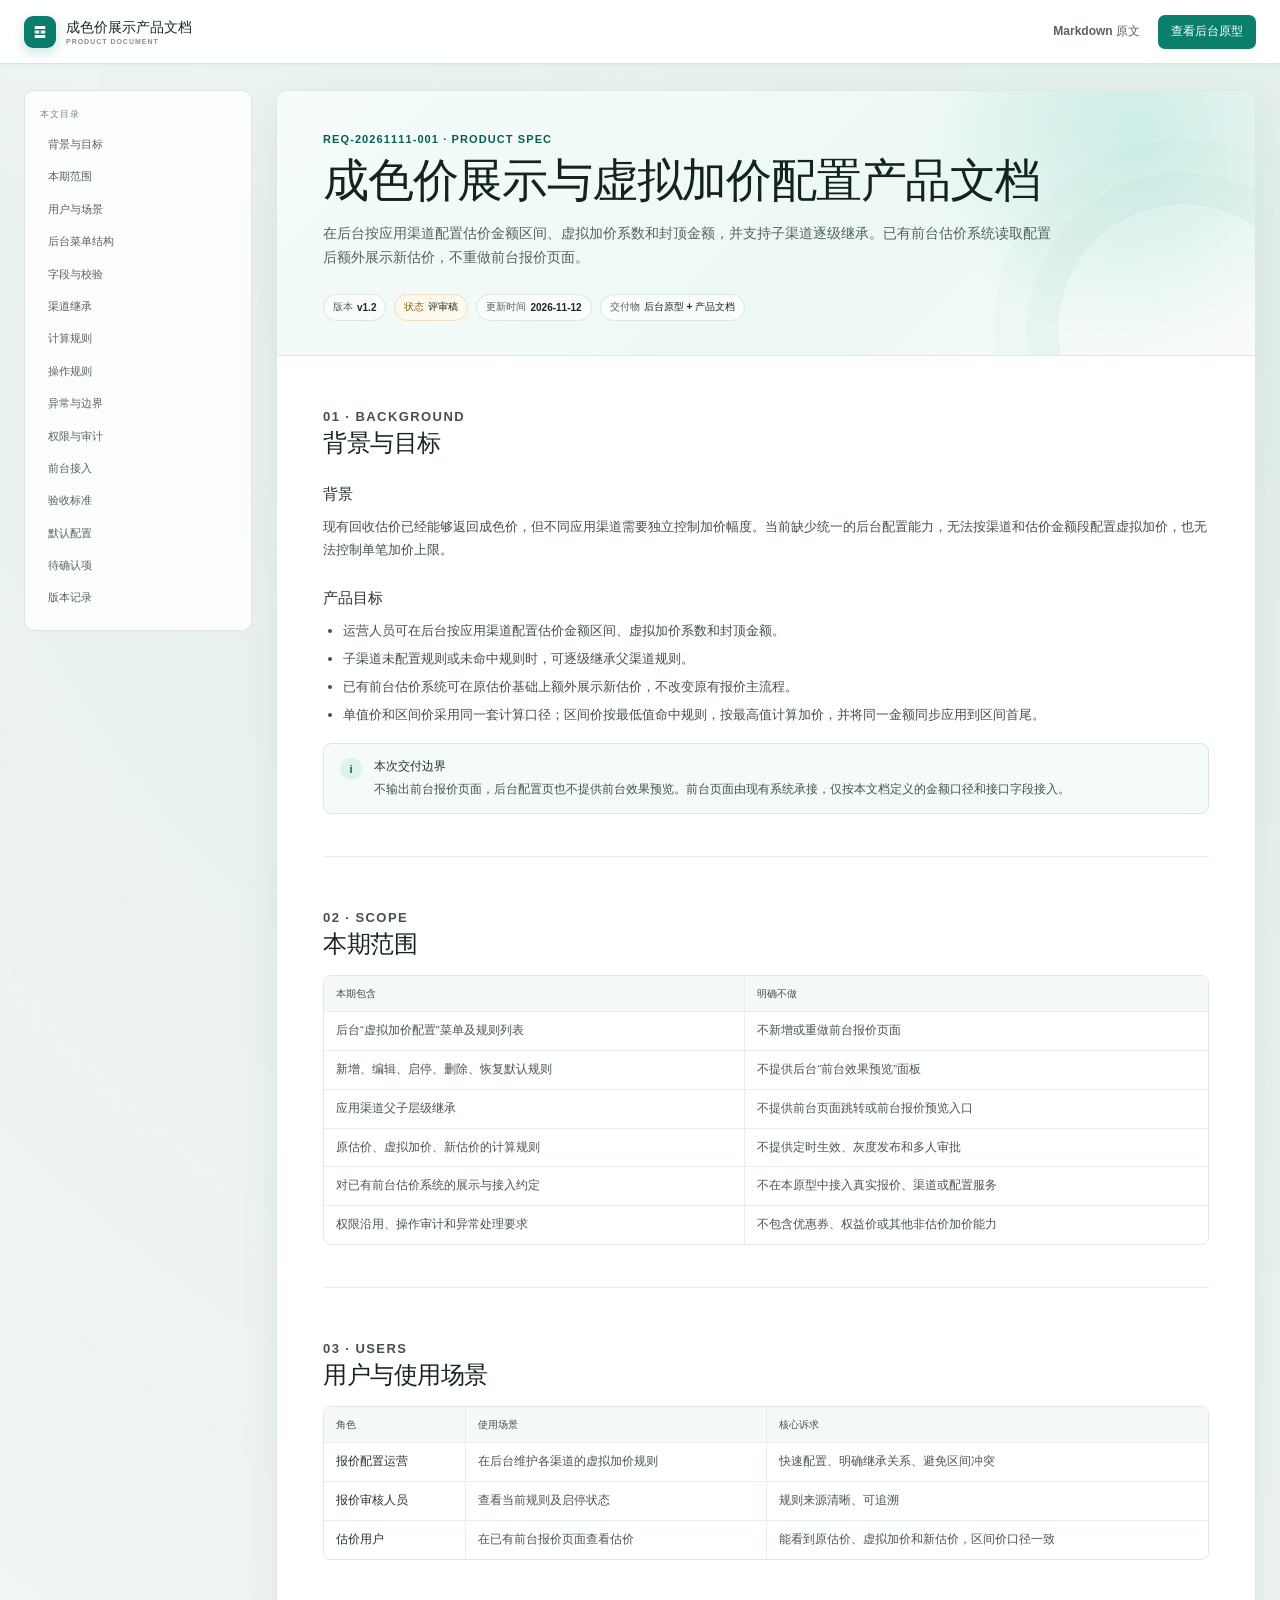
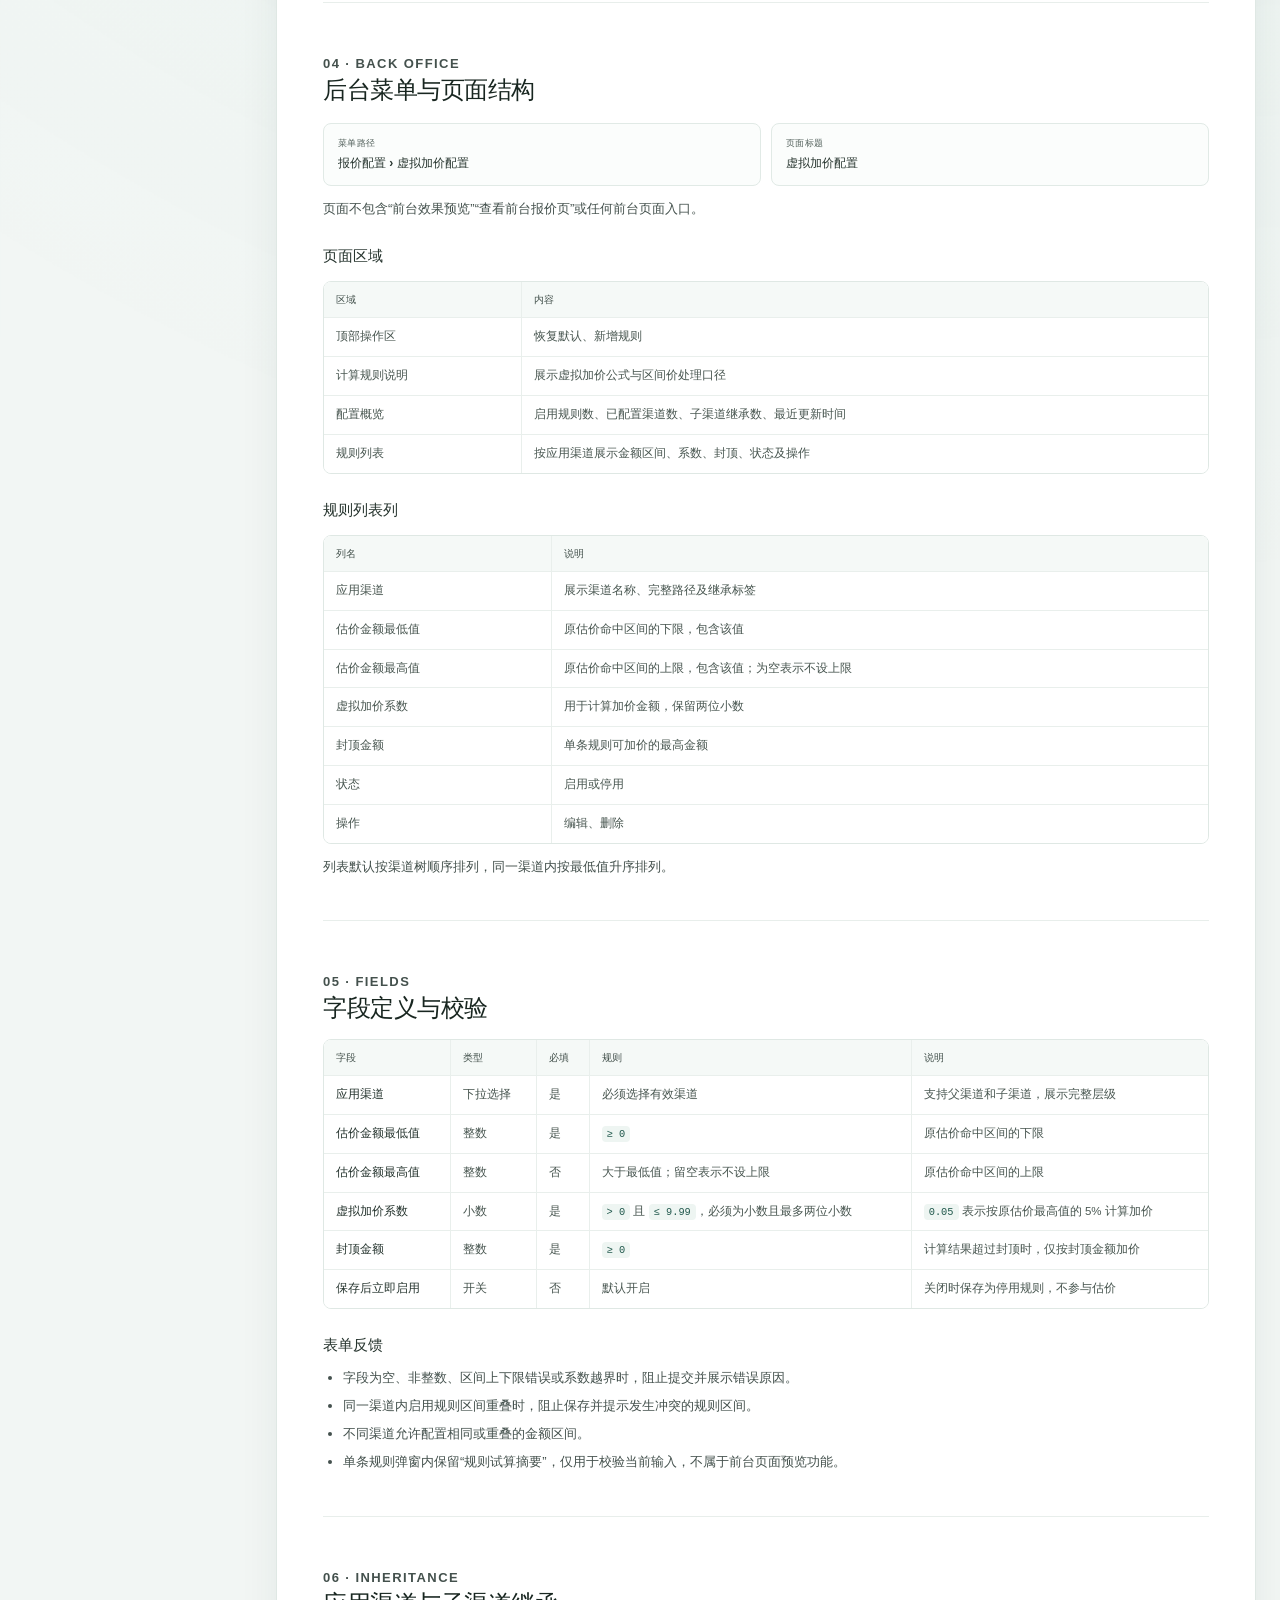
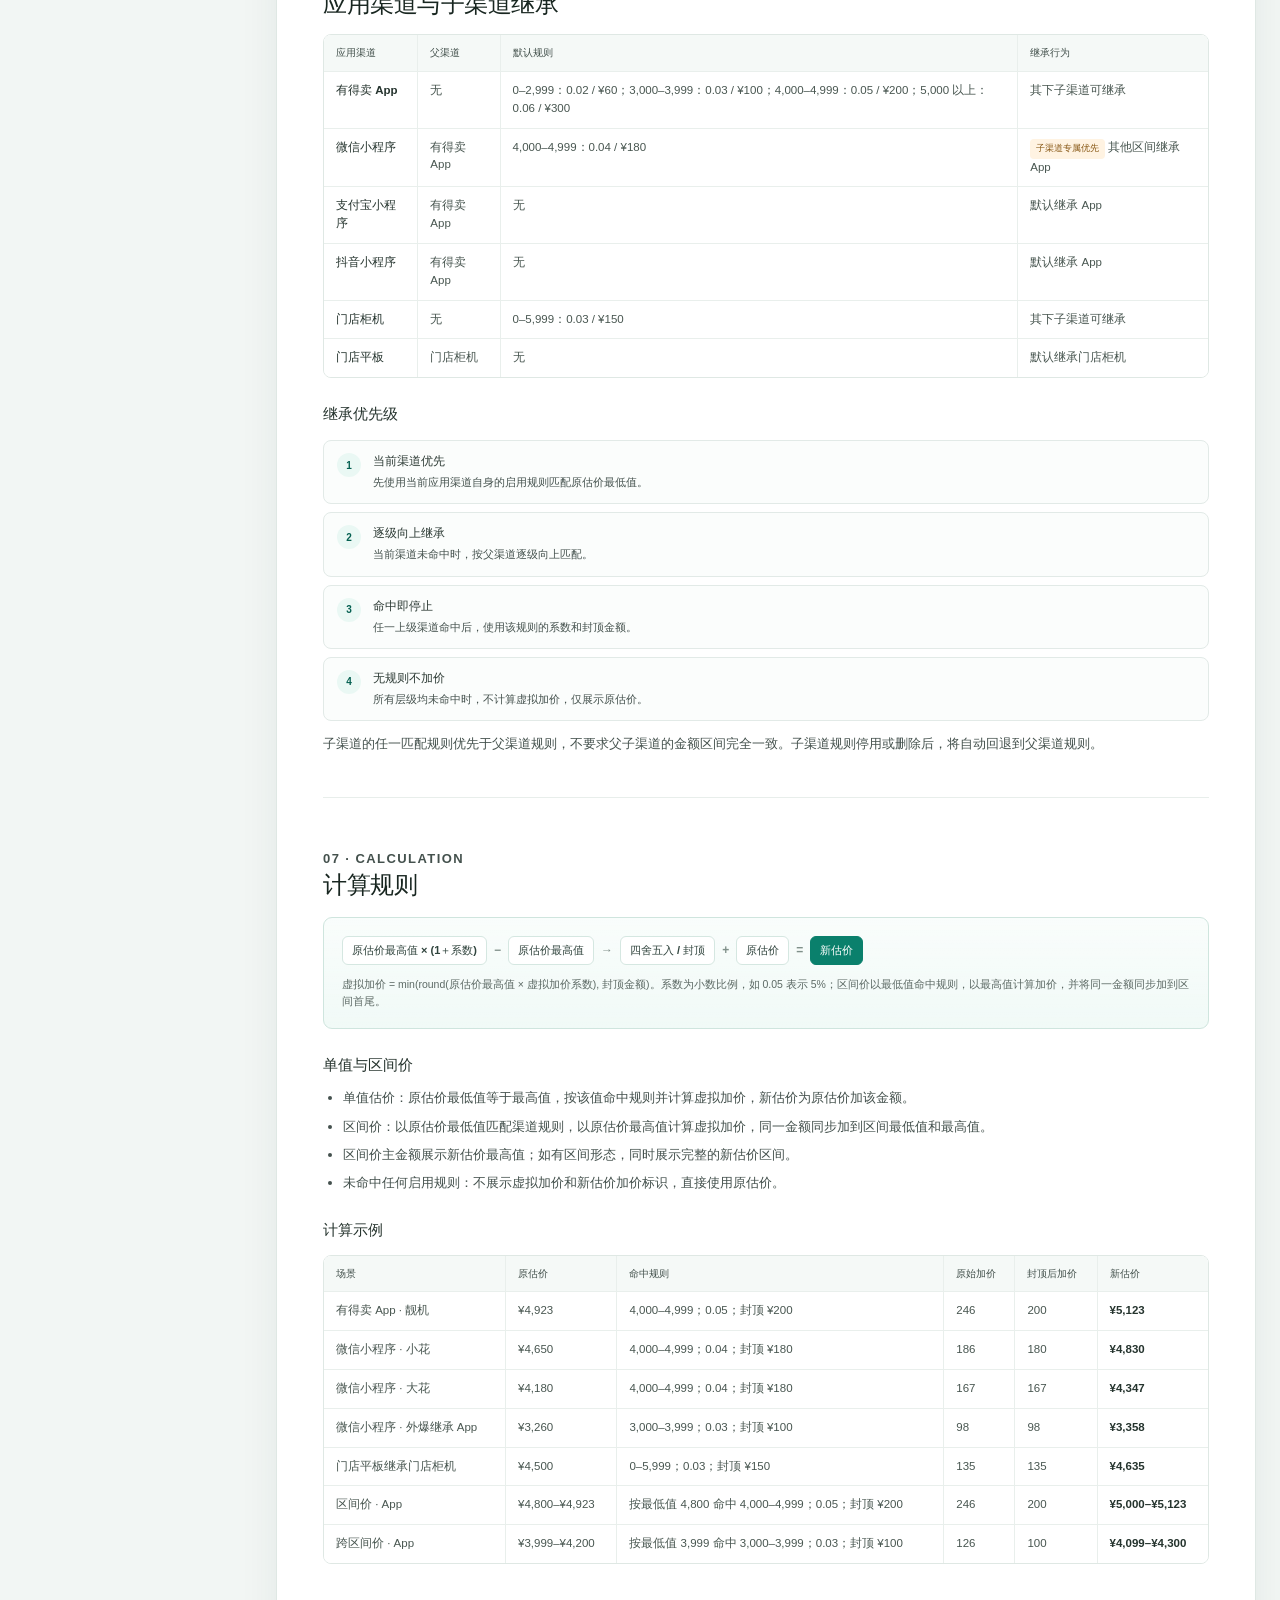
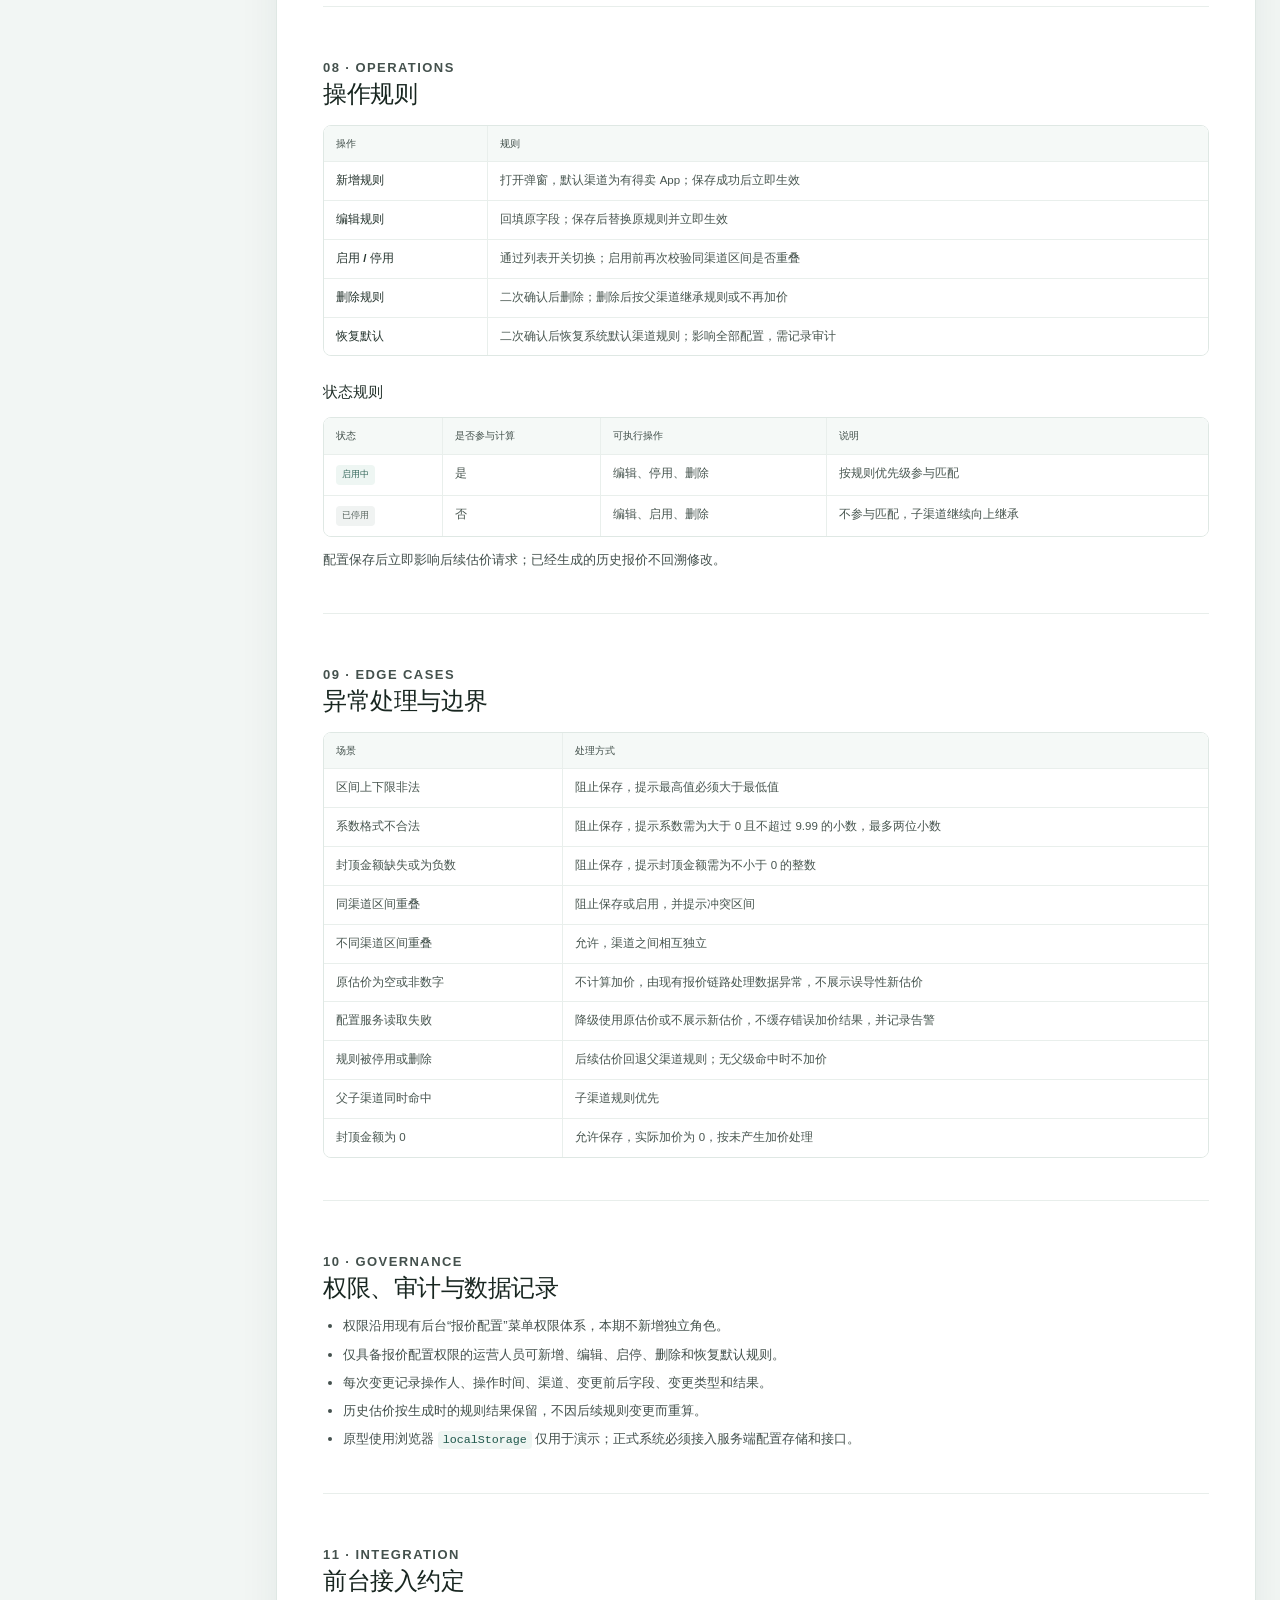
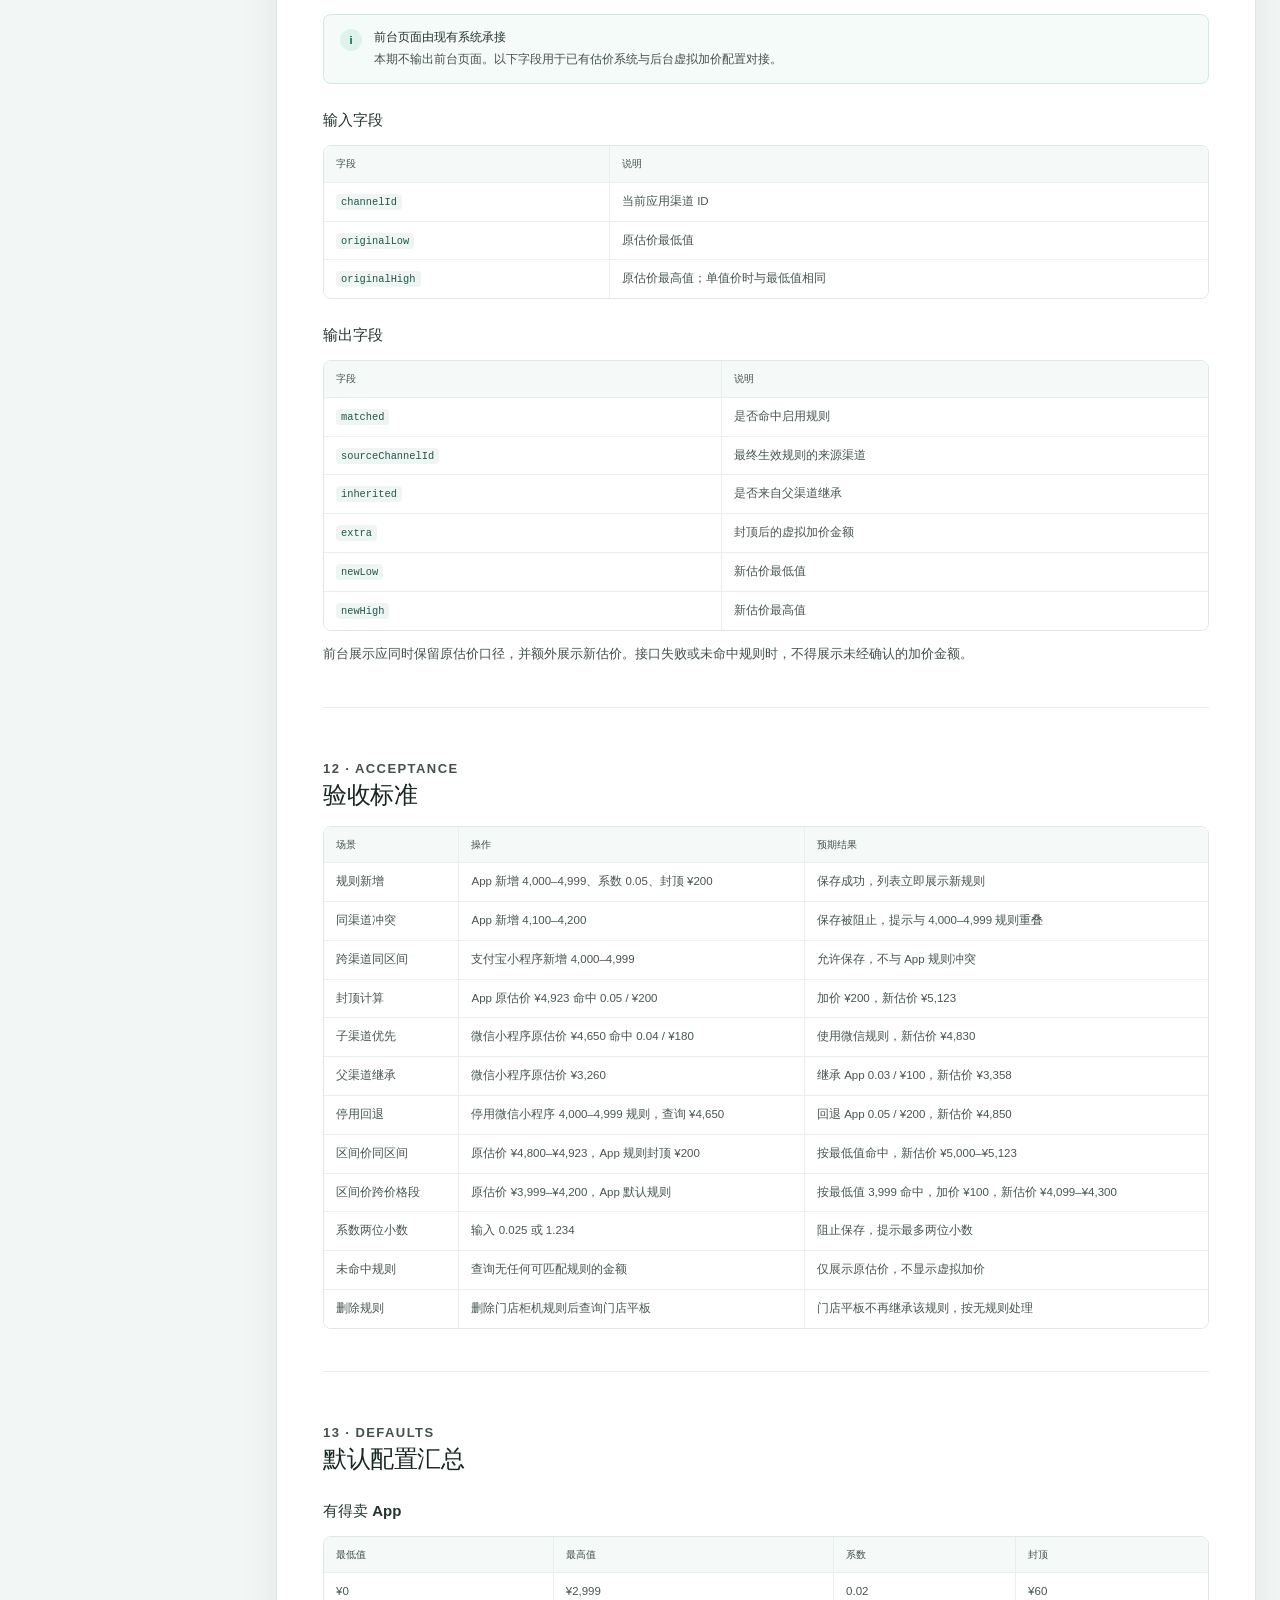
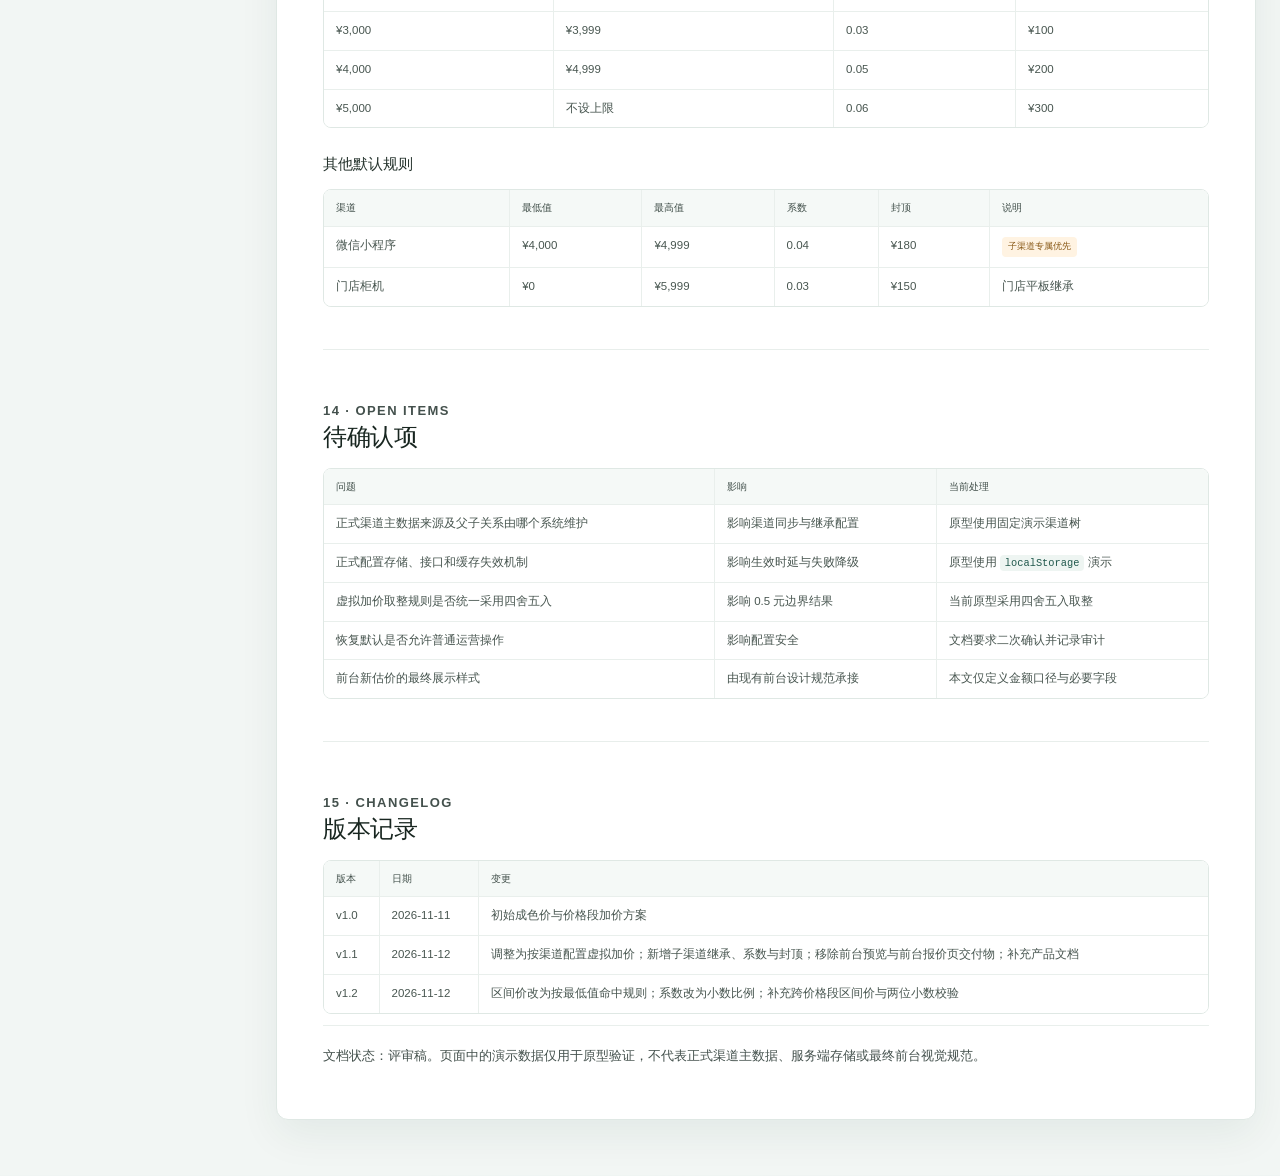
<file: index.html>
<!doctype html>
<html lang="zh-CN">
  <head>
    <meta charset="UTF-8" />
    <meta name="viewport" content="width=device-width, initial-scale=1" />
    <meta name="theme-color" content="#0a806c" />
    <meta
      name="description"
      content="成色价展示与虚拟加价配置产品文档：应用渠道、估价金额区间、虚拟加价系数、封顶金额、子渠道继承、新估价计算与验收标准。"
    />
    <title>虚拟加价配置产品文档｜成色价展示</title>
    <link
      rel="icon"
      href="data:image/svg+xml,%3Csvg xmlns='http://www.w3.org/2000/svg' viewBox='0 0 64 64'%3E%3Crect width='64' height='64' rx='14' fill='%230a806c'/%3E%3Cpath d='M18 17h28v7H18zm0 12h13v7H18zm17 0h11v7H35zm-17 12h28v7H18z' fill='white'/%3E%3C/svg%3E"
    />
    <link rel="stylesheet" href="./assets/doc.css?v=20261112-5" />
  </head>
  <body>
    <a class="skip-link" href="#doc-content">跳到文档正文</a>

    <header class="doc-topbar">
      <a class="doc-brand" href="./index.html" aria-label="虚拟加价配置产品文档首页">
        <span class="brand-mark" aria-hidden="true">
          <svg viewBox="0 0 24 24">
            <path d="M5 4h14v4H5zm0 6h6v4H5zm8 0h6v4h-6zM5 16h14v4H5z" fill="currentColor" />
          </svg>
        </span>
        <span class="brand-copy"><strong>成色价展示产品文档</strong><small>PRODUCT DOCUMENT</small></span>
      </a>
      <nav class="doc-topnav" aria-label="文档快捷入口">
        <a href="./产品文档.md">Markdown 原文</a>
        <a class="primary-link" href="./config.html">查看后台原型</a>
      </nav>
    </header>

    <div class="doc-layout">
      <aside class="doc-sidebar" aria-label="本文目录">
        <p class="sidebar-label">本文目录</p>
        <nav>
          <ol>
            <li><a href="#overview">背景与目标</a></li>
            <li><a href="#scope">本期范围</a></li>
            <li><a href="#users">用户与场景</a></li>
            <li><a href="#menu">后台菜单结构</a></li>
            <li><a href="#fields">字段与校验</a></li>
            <li><a href="#inheritance">渠道继承</a></li>
            <li><a href="#calculation">计算规则</a></li>
            <li><a href="#operations">操作规则</a></li>
            <li><a href="#exceptions">异常与边界</a></li>
            <li><a href="#permissions">权限与审计</a></li>
            <li><a href="#integration">前台接入</a></li>
            <li><a href="#acceptance">验收标准</a></li>
            <li><a href="#defaults">默认配置</a></li>
            <li><a href="#pending">待确认项</a></li>
            <li><a href="#versions">版本记录</a></li>
          </ol>
        </nav>
      </aside>

      <main class="doc-main" id="doc-content">
        <section class="doc-hero" aria-labelledby="doc-title">
          <p class="hero-eyebrow">REQ-20261111-001 · PRODUCT SPEC</p>
          <h1 id="doc-title">成色价展示与虚拟加价配置产品文档</h1>
          <p class="hero-summary">
            在后台按应用渠道配置估价金额区间、虚拟加价系数和封顶金额，并支持子渠道逐级继承。已有前台估价系统读取配置后额外展示新估价，不重做前台报价页面。
          </p>
          <div class="hero-meta" aria-label="文档元信息">
            <span class="meta-chip">版本 <strong>v1.2</strong></span>
            <span class="meta-chip status">状态 <strong>评审稿</strong></span>
            <span class="meta-chip">更新时间 <strong>2026-11-12</strong></span>
            <span class="meta-chip">交付物 <strong>后台原型 + 产品文档</strong></span>
          </div>
        </section>

        <div class="doc-content">
          <section class="doc-section" id="overview">
            <p class="section-kicker">01 · Background</p>
            <h2>背景与目标</h2>
            <h3>背景</h3>
            <p>
              现有回收估价已经能够返回成色价，但不同应用渠道需要独立控制加价幅度。当前缺少统一的后台配置能力，无法按渠道和估价金额段配置虚拟加价，也无法控制单笔加价上限。
            </p>
            <h3>产品目标</h3>
            <ul>
              <li>运营人员可在后台按应用渠道配置估价金额区间、虚拟加价系数和封顶金额。</li>
              <li>子渠道未配置规则或未命中规则时，可逐级继承父渠道规则。</li>
              <li>已有前台估价系统可在原估价基础上额外展示新估价，不改变原有报价主流程。</li>
              <li>单值价和区间价采用同一套计算口径；区间价按最低值命中规则，按最高值计算加价，并将同一金额同步应用到区间首尾。</li>
            </ul>
            <div class="doc-callout">
              <span class="callout-mark" aria-hidden="true">i</span>
              <div>
                <strong>本次交付边界</strong>
                <p>不输出前台报价页面，后台配置页也不提供前台效果预览。前台页面由现有系统承接，仅按本文档定义的金额口径和接口字段接入。</p>
              </div>
            </div>
          </section>

          <section class="doc-section" id="scope">
            <p class="section-kicker">02 · Scope</p>
            <h2>本期范围</h2>
            <div class="table-wrap">
              <table>
                <thead>
                  <tr><th>本期包含</th><th>明确不做</th></tr>
                </thead>
                <tbody>
                  <tr><td>后台“虚拟加价配置”菜单及规则列表</td><td>不新增或重做前台报价页面</td></tr>
                  <tr><td>新增、编辑、启停、删除、恢复默认规则</td><td>不提供后台“前台效果预览”面板</td></tr>
                  <tr><td>应用渠道父子层级继承</td><td>不提供前台页面跳转或前台报价预览入口</td></tr>
                  <tr><td>原估价、虚拟加价、新估价的计算规则</td><td>不提供定时生效、灰度发布和多人审批</td></tr>
                  <tr><td>对已有前台估价系统的展示与接入约定</td><td>不在本原型中接入真实报价、渠道或配置服务</td></tr>
                  <tr><td>权限沿用、操作审计和异常处理要求</td><td>不包含优惠券、权益价或其他非估价加价能力</td></tr>
                </tbody>
              </table>
            </div>
          </section>

          <section class="doc-section" id="users">
            <p class="section-kicker">03 · Users</p>
            <h2>用户与使用场景</h2>
            <div class="table-wrap">
              <table>
                <thead>
                  <tr><th>角色</th><th>使用场景</th><th>核心诉求</th></tr>
                </thead>
                <tbody>
                  <tr><td><strong>报价配置运营</strong></td><td>在后台维护各渠道的虚拟加价规则</td><td>快速配置、明确继承关系、避免区间冲突</td></tr>
                  <tr><td><strong>报价审核人员</strong></td><td>查看当前规则及启停状态</td><td>规则来源清晰、可追溯</td></tr>
                  <tr><td><strong>估价用户</strong></td><td>在已有前台报价页面查看估价</td><td>能看到原估价、虚拟加价和新估价，区间价口径一致</td></tr>
                </tbody>
              </table>
            </div>
          </section>

          <section class="doc-section" id="menu">
            <p class="section-kicker">04 · Back Office</p>
            <h2>后台菜单与页面结构</h2>
            <div class="info-grid">
              <div class="info-card"><span>菜单路径</span><strong>报价配置 › 虚拟加价配置</strong></div>
              <div class="info-card"><span>页面标题</span><strong>虚拟加价配置</strong></div>
            </div>
            <p>页面不包含“前台效果预览”“查看前台报价页”或任何前台页面入口。</p>
            <h3>页面区域</h3>
            <div class="table-wrap">
              <table>
                <thead>
                  <tr><th>区域</th><th>内容</th></tr>
                </thead>
                <tbody>
                  <tr><td>顶部操作区</td><td>恢复默认、新增规则</td></tr>
                  <tr><td>计算规则说明</td><td>展示虚拟加价公式与区间价处理口径</td></tr>
                  <tr><td>配置概览</td><td>启用规则数、已配置渠道数、子渠道继承数、最近更新时间</td></tr>
                  <tr><td>规则列表</td><td>按应用渠道展示金额区间、系数、封顶、状态及操作</td></tr>
                </tbody>
              </table>
            </div>
            <h3>规则列表列</h3>
            <div class="table-wrap">
              <table>
                <thead>
                  <tr><th>列名</th><th>说明</th></tr>
                </thead>
                <tbody>
                  <tr><td>应用渠道</td><td>展示渠道名称、完整路径及继承标签</td></tr>
                  <tr><td>估价金额最低值</td><td>原估价命中区间的下限，包含该值</td></tr>
                  <tr><td>估价金额最高值</td><td>原估价命中区间的上限，包含该值；为空表示不设上限</td></tr>
                  <tr><td>虚拟加价系数</td><td>用于计算加价金额，保留两位小数</td></tr>
                  <tr><td>封顶金额</td><td>单条规则可加价的最高金额</td></tr>
                  <tr><td>状态</td><td>启用或停用</td></tr>
                  <tr><td>操作</td><td>编辑、删除</td></tr>
                </tbody>
              </table>
            </div>
            <p>列表默认按渠道树顺序排列，同一渠道内按最低值升序排列。</p>
          </section>

          <section class="doc-section" id="fields">
            <p class="section-kicker">05 · Fields</p>
            <h2>字段定义与校验</h2>
            <div class="table-wrap">
              <table>
                <thead>
                  <tr><th>字段</th><th>类型</th><th>必填</th><th>规则</th><th>说明</th></tr>
                </thead>
                <tbody>
                  <tr><td><strong>应用渠道</strong></td><td>下拉选择</td><td>是</td><td>必须选择有效渠道</td><td>支持父渠道和子渠道，展示完整层级</td></tr>
                  <tr><td><strong>估价金额最低值</strong></td><td>整数</td><td>是</td><td><code>≥ 0</code></td><td>原估价命中区间的下限</td></tr>
                  <tr><td><strong>估价金额最高值</strong></td><td>整数</td><td>否</td><td>大于最低值；留空表示不设上限</td><td>原估价命中区间的上限</td></tr>
                  <tr><td><strong>虚拟加价系数</strong></td><td>小数</td><td>是</td><td><code>&gt; 0</code> 且 <code>≤ 9.99</code>，必须为小数且最多两位小数</td><td><code>0.05</code> 表示按原估价最高值的 5% 计算加价</td></tr>
                  <tr><td><strong>封顶金额</strong></td><td>整数</td><td>是</td><td><code>≥ 0</code></td><td>计算结果超过封顶时，仅按封顶金额加价</td></tr>
                  <tr><td><strong>保存后立即启用</strong></td><td>开关</td><td>否</td><td>默认开启</td><td>关闭时保存为停用规则，不参与估价</td></tr>
                </tbody>
              </table>
            </div>
            <h3>表单反馈</h3>
            <ul>
              <li>字段为空、非整数、区间上下限错误或系数越界时，阻止提交并展示错误原因。</li>
              <li>同一渠道内启用规则区间重叠时，阻止保存并提示发生冲突的规则区间。</li>
              <li>不同渠道允许配置相同或重叠的金额区间。</li>
              <li>单条规则弹窗内保留“规则试算摘要”，仅用于校验当前输入，不属于前台页面预览功能。</li>
            </ul>
          </section>

          <section class="doc-section" id="inheritance">
            <p class="section-kicker">06 · Inheritance</p>
            <h2>应用渠道与子渠道继承</h2>
            <div class="table-wrap">
              <table>
                <thead>
                  <tr><th>应用渠道</th><th>父渠道</th><th>默认规则</th><th>继承行为</th></tr>
                </thead>
                <tbody>
                  <tr><td><strong>有得卖 App</strong></td><td>无</td><td>0–2,999：0.02 / ¥60；3,000–3,999：0.03 / ¥100；4,000–4,999：0.05 / ¥200；5,000 以上：0.06 / ¥300</td><td>其下子渠道可继承</td></tr>
                  <tr><td><strong>微信小程序</strong></td><td>有得卖 App</td><td>4,000–4,999：0.04 / ¥180</td><td><span class="tag override">子渠道专属优先</span> 其他区间继承 App</td></tr>
                  <tr><td><strong>支付宝小程序</strong></td><td>有得卖 App</td><td>无</td><td>默认继承 App</td></tr>
                  <tr><td><strong>抖音小程序</strong></td><td>有得卖 App</td><td>无</td><td>默认继承 App</td></tr>
                  <tr><td><strong>门店柜机</strong></td><td>无</td><td>0–5,999：0.03 / ¥150</td><td>其下子渠道可继承</td></tr>
                  <tr><td><strong>门店平板</strong></td><td>门店柜机</td><td>无</td><td>默认继承门店柜机</td></tr>
                </tbody>
              </table>
            </div>
            <h3>继承优先级</h3>
            <div class="rule-order">
              <div class="rule-step"><span class="step-number">1</span><div><strong>当前渠道优先</strong><p>先使用当前应用渠道自身的启用规则匹配原估价最低值。</p></div></div>
              <div class="rule-step"><span class="step-number">2</span><div><strong>逐级向上继承</strong><p>当前渠道未命中时，按父渠道逐级向上匹配。</p></div></div>
              <div class="rule-step"><span class="step-number">3</span><div><strong>命中即停止</strong><p>任一上级渠道命中后，使用该规则的系数和封顶金额。</p></div></div>
              <div class="rule-step"><span class="step-number">4</span><div><strong>无规则不加价</strong><p>所有层级均未命中时，不计算虚拟加价，仅展示原估价。</p></div></div>
            </div>
            <p>子渠道的任一匹配规则优先于父渠道规则，不要求父子渠道的金额区间完全一致。子渠道规则停用或删除后，将自动回退到父渠道规则。</p>
          </section>

          <section class="doc-section" id="calculation">
            <p class="section-kicker">07 · Calculation</p>
            <h2>计算规则</h2>
            <div class="formula-box">
              <div class="formula-line">
                <span>原估价最高值 × (1＋系数)</span><i>−</i><span>原估价最高值</span><i>→</i><span>四舍五入 / 封顶</span><i>+</i><span>原估价</span><i>=</i><span class="result">新估价</span>
              </div>
              <p class="formula-note">
                虚拟加价 = min(round(原估价最高值 × 虚拟加价系数), 封顶金额)。系数为小数比例，如 0.05 表示 5%；区间价以最低值命中规则，以最高值计算加价，并将同一金额同步加到区间首尾。
              </p>
            </div>
            <h3>单值与区间价</h3>
            <ul>
              <li>单值估价：原估价最低值等于最高值，按该值命中规则并计算虚拟加价，新估价为原估价加该金额。</li>
              <li>区间价：以原估价最低值匹配渠道规则，以原估价最高值计算虚拟加价，同一金额同步加到区间最低值和最高值。</li>
              <li>区间价主金额展示新估价最高值；如有区间形态，同时展示完整的新估价区间。</li>
              <li>未命中任何启用规则：不展示虚拟加价和新估价加价标识，直接使用原估价。</li>
            </ul>
            <h3>计算示例</h3>
            <div class="table-wrap">
              <table>
                <thead>
                  <tr><th>场景</th><th>原估价</th><th>命中规则</th><th>原始加价</th><th>封顶后加价</th><th>新估价</th></tr>
                </thead>
                <tbody>
                  <tr><td>有得卖 App · 靓机</td><td>¥4,923</td><td>4,000–4,999；0.05；封顶 ¥200</td><td>246</td><td>200</td><td><strong>¥5,123</strong></td></tr>
                  <tr><td>微信小程序 · 小花</td><td>¥4,650</td><td>4,000–4,999；0.04；封顶 ¥180</td><td>186</td><td>180</td><td><strong>¥4,830</strong></td></tr>
                  <tr><td>微信小程序 · 大花</td><td>¥4,180</td><td>4,000–4,999；0.04；封顶 ¥180</td><td>167</td><td>167</td><td><strong>¥4,347</strong></td></tr>
                  <tr><td>微信小程序 · 外爆继承 App</td><td>¥3,260</td><td>3,000–3,999；0.03；封顶 ¥100</td><td>98</td><td>98</td><td><strong>¥3,358</strong></td></tr>
                  <tr><td>门店平板继承门店柜机</td><td>¥4,500</td><td>0–5,999；0.03；封顶 ¥150</td><td>135</td><td>135</td><td><strong>¥4,635</strong></td></tr>
                  <tr><td>区间价 · App</td><td>¥4,800–¥4,923</td><td>按最低值 4,800 命中 4,000–4,999；0.05；封顶 ¥200</td><td>246</td><td>200</td><td><strong>¥5,000–¥5,123</strong></td></tr>
                  <tr><td>跨区间价 · App</td><td>¥3,999–¥4,200</td><td>按最低值 3,999 命中 3,000–3,999；0.03；封顶 ¥100</td><td>126</td><td>100</td><td><strong>¥4,099–¥4,300</strong></td></tr>
                </tbody>
              </table>
            </div>
          </section>

          <section class="doc-section" id="operations">
            <p class="section-kicker">08 · Operations</p>
            <h2>操作规则</h2>
            <div class="table-wrap">
              <table>
                <thead>
                  <tr><th>操作</th><th>规则</th></tr>
                </thead>
                <tbody>
                  <tr><td><strong>新增规则</strong></td><td>打开弹窗，默认渠道为有得卖 App；保存成功后立即生效</td></tr>
                  <tr><td><strong>编辑规则</strong></td><td>回填原字段；保存后替换原规则并立即生效</td></tr>
                  <tr><td><strong>启用 / 停用</strong></td><td>通过列表开关切换；启用前再次校验同渠道区间是否重叠</td></tr>
                  <tr><td><strong>删除规则</strong></td><td>二次确认后删除；删除后按父渠道继承规则或不再加价</td></tr>
                  <tr><td><strong>恢复默认</strong></td><td>二次确认后恢复系统默认渠道规则；影响全部配置，需记录审计</td></tr>
                </tbody>
              </table>
            </div>
            <h3>状态规则</h3>
            <div class="table-wrap">
              <table>
                <thead>
                  <tr><th>状态</th><th>是否参与计算</th><th>可执行操作</th><th>说明</th></tr>
                </thead>
                <tbody>
                  <tr><td><span class="tag">启用中</span></td><td>是</td><td>编辑、停用、删除</td><td>按规则优先级参与匹配</td></tr>
                  <tr><td><span class="tag neutral">已停用</span></td><td>否</td><td>编辑、启用、删除</td><td>不参与匹配，子渠道继续向上继承</td></tr>
                </tbody>
              </table>
            </div>
            <p>配置保存后立即影响后续估价请求；已经生成的历史报价不回溯修改。</p>
          </section>

          <section class="doc-section" id="exceptions">
            <p class="section-kicker">09 · Edge Cases</p>
            <h2>异常处理与边界</h2>
            <div class="table-wrap">
              <table>
                <thead>
                  <tr><th>场景</th><th>处理方式</th></tr>
                </thead>
                <tbody>
                  <tr><td>区间上下限非法</td><td>阻止保存，提示最高值必须大于最低值</td></tr>
                  <tr><td>系数格式不合法</td><td>阻止保存，提示系数需为大于 0 且不超过 9.99 的小数，最多两位小数</td></tr>
                  <tr><td>封顶金额缺失或为负数</td><td>阻止保存，提示封顶金额需为不小于 0 的整数</td></tr>
                  <tr><td>同渠道区间重叠</td><td>阻止保存或启用，并提示冲突区间</td></tr>
                  <tr><td>不同渠道区间重叠</td><td>允许，渠道之间相互独立</td></tr>
                  <tr><td>原估价为空或非数字</td><td>不计算加价，由现有报价链路处理数据异常，不展示误导性新估价</td></tr>
                  <tr><td>配置服务读取失败</td><td>降级使用原估价或不展示新估价，不缓存错误加价结果，并记录告警</td></tr>
                  <tr><td>规则被停用或删除</td><td>后续估价回退父渠道规则；无父级命中时不加价</td></tr>
                  <tr><td>父子渠道同时命中</td><td>子渠道规则优先</td></tr>
                  <tr><td>封顶金额为 0</td><td>允许保存，实际加价为 0，按未产生加价处理</td></tr>
                </tbody>
              </table>
            </div>
          </section>

          <section class="doc-section" id="permissions">
            <p class="section-kicker">10 · Governance</p>
            <h2>权限、审计与数据记录</h2>
            <ul>
              <li>权限沿用现有后台“报价配置”菜单权限体系，本期不新增独立角色。</li>
              <li>仅具备报价配置权限的运营人员可新增、编辑、启停、删除和恢复默认规则。</li>
              <li>每次变更记录操作人、操作时间、渠道、变更前后字段、变更类型和结果。</li>
              <li>历史估价按生成时的规则结果保留，不因后续规则变更而重算。</li>
              <li>原型使用浏览器 <code>localStorage</code> 仅用于演示；正式系统必须接入服务端配置存储和接口。</li>
            </ul>
          </section>

          <section class="doc-section" id="integration">
            <p class="section-kicker">11 · Integration</p>
            <h2>前台接入约定</h2>
            <div class="doc-callout">
              <span class="callout-mark" aria-hidden="true">i</span>
              <div><strong>前台页面由现有系统承接</strong><p>本期不输出前台页面。以下字段用于已有估价系统与后台虚拟加价配置对接。</p></div>
            </div>
            <h3>输入字段</h3>
            <div class="table-wrap">
              <table>
                <thead><tr><th>字段</th><th>说明</th></tr></thead>
                <tbody>
                  <tr><td><code>channelId</code></td><td>当前应用渠道 ID</td></tr>
                  <tr><td><code>originalLow</code></td><td>原估价最低值</td></tr>
                  <tr><td><code>originalHigh</code></td><td>原估价最高值；单值价时与最低值相同</td></tr>
                </tbody>
              </table>
            </div>
            <h3>输出字段</h3>
            <div class="table-wrap">
              <table>
                <thead><tr><th>字段</th><th>说明</th></tr></thead>
                <tbody>
                  <tr><td><code>matched</code></td><td>是否命中启用规则</td></tr>
                  <tr><td><code>sourceChannelId</code></td><td>最终生效规则的来源渠道</td></tr>
                  <tr><td><code>inherited</code></td><td>是否来自父渠道继承</td></tr>
                  <tr><td><code>extra</code></td><td>封顶后的虚拟加价金额</td></tr>
                  <tr><td><code>newLow</code></td><td>新估价最低值</td></tr>
                  <tr><td><code>newHigh</code></td><td>新估价最高值</td></tr>
                </tbody>
              </table>
            </div>
            <p>前台展示应同时保留原估价口径，并额外展示新估价。接口失败或未命中规则时，不得展示未经确认的加价金额。</p>
          </section>

          <section class="doc-section" id="acceptance">
            <p class="section-kicker">12 · Acceptance</p>
            <h2>验收标准</h2>
            <div class="table-wrap">
              <table>
                <thead><tr><th>场景</th><th>操作</th><th>预期结果</th></tr></thead>
                <tbody>
                  <tr><td>规则新增</td><td>App 新增 4,000–4,999、系数 0.05、封顶 ¥200</td><td>保存成功，列表立即展示新规则</td></tr>
                  <tr><td>同渠道冲突</td><td>App 新增 4,100–4,200</td><td>保存被阻止，提示与 4,000–4,999 规则重叠</td></tr>
                  <tr><td>跨渠道同区间</td><td>支付宝小程序新增 4,000–4,999</td><td>允许保存，不与 App 规则冲突</td></tr>
                  <tr><td>封顶计算</td><td>App 原估价 ¥4,923 命中 0.05 / ¥200</td><td>加价 ¥200，新估价 ¥5,123</td></tr>
                  <tr><td>子渠道优先</td><td>微信小程序原估价 ¥4,650 命中 0.04 / ¥180</td><td>使用微信规则，新估价 ¥4,830</td></tr>
                  <tr><td>父渠道继承</td><td>微信小程序原估价 ¥3,260</td><td>继承 App 0.03 / ¥100，新估价 ¥3,358</td></tr>
                  <tr><td>停用回退</td><td>停用微信小程序 4,000–4,999 规则，查询 ¥4,650</td><td>回退 App 0.05 / ¥200，新估价 ¥4,850</td></tr>
                  <tr><td>区间价同区间</td><td>原估价 ¥4,800–¥4,923，App 规则封顶 ¥200</td><td>按最低值命中，新估价 ¥5,000–¥5,123</td></tr>
                  <tr><td>区间价跨价格段</td><td>原估价 ¥3,999–¥4,200，App 默认规则</td><td>按最低值 3,999 命中，加价 ¥100，新估价 ¥4,099–¥4,300</td></tr>
                  <tr><td>系数两位小数</td><td>输入 0.025 或 1.234</td><td>阻止保存，提示最多两位小数</td></tr>
                  <tr><td>未命中规则</td><td>查询无任何可匹配规则的金额</td><td>仅展示原估价，不显示虚拟加价</td></tr>
                  <tr><td>删除规则</td><td>删除门店柜机规则后查询门店平板</td><td>门店平板不再继承该规则，按无规则处理</td></tr>
                </tbody>
              </table>
            </div>
          </section>

          <section class="doc-section" id="defaults">
            <p class="section-kicker">13 · Defaults</p>
            <h2>默认配置汇总</h2>
            <h3>有得卖 App</h3>
            <div class="table-wrap">
              <table>
                <thead><tr><th>最低值</th><th>最高值</th><th>系数</th><th>封顶</th></tr></thead>
                <tbody>
                  <tr><td>¥0</td><td>¥2,999</td><td>0.02</td><td>¥60</td></tr>
                  <tr><td>¥3,000</td><td>¥3,999</td><td>0.03</td><td>¥100</td></tr>
                  <tr><td>¥4,000</td><td>¥4,999</td><td>0.05</td><td>¥200</td></tr>
                  <tr><td>¥5,000</td><td>不设上限</td><td>0.06</td><td>¥300</td></tr>
                </tbody>
              </table>
            </div>
            <h3>其他默认规则</h3>
            <div class="table-wrap">
              <table>
                <thead><tr><th>渠道</th><th>最低值</th><th>最高值</th><th>系数</th><th>封顶</th><th>说明</th></tr></thead>
                <tbody>
                  <tr><td>微信小程序</td><td>¥4,000</td><td>¥4,999</td><td>0.04</td><td>¥180</td><td><span class="tag override">子渠道专属优先</span></td></tr>
                  <tr><td>门店柜机</td><td>¥0</td><td>¥5,999</td><td>0.03</td><td>¥150</td><td>门店平板继承</td></tr>
                </tbody>
              </table>
            </div>
          </section>

          <section class="doc-section" id="pending">
            <p class="section-kicker">14 · Open Items</p>
            <h2>待确认项</h2>
            <div class="table-wrap">
              <table>
                <thead><tr><th>问题</th><th>影响</th><th>当前处理</th></tr></thead>
                <tbody>
                  <tr><td>正式渠道主数据来源及父子关系由哪个系统维护</td><td>影响渠道同步与继承配置</td><td>原型使用固定演示渠道树</td></tr>
                  <tr><td>正式配置存储、接口和缓存失效机制</td><td>影响生效时延与失败降级</td><td>原型使用 <code>localStorage</code> 演示</td></tr>
                  <tr><td>虚拟加价取整规则是否统一采用四舍五入</td><td>影响 0.5 元边界结果</td><td>当前原型采用四舍五入取整</td></tr>
                  <tr><td>恢复默认是否允许普通运营操作</td><td>影响配置安全</td><td>文档要求二次确认并记录审计</td></tr>
                  <tr><td>前台新估价的最终展示样式</td><td>由现有前台设计规范承接</td><td>本文仅定义金额口径与必要字段</td></tr>
                </tbody>
              </table>
            </div>
          </section>

          <section class="doc-section" id="versions">
            <p class="section-kicker">15 · Changelog</p>
            <h2>版本记录</h2>
            <div class="table-wrap">
              <table>
                <thead><tr><th>版本</th><th>日期</th><th>变更</th></tr></thead>
                <tbody>
                  <tr><td>v1.0</td><td>2026-11-11</td><td>初始成色价与价格段加价方案</td></tr>
                  <tr><td>v1.1</td><td>2026-11-12</td><td>调整为按渠道配置虚拟加价；新增子渠道继承、系数与封顶；移除前台预览与前台报价页交付物；补充产品文档</td></tr>
                  <tr><td>v1.2</td><td>2026-11-12</td><td>区间价改为按最低值命中规则；系数改为小数比例；补充跨价格段区间价与两位小数校验</td></tr>
                </tbody>
              </table>
            </div>
            <p class="doc-footer">文档状态：评审稿。页面中的演示数据仅用于原型验证，不代表正式渠道主数据、服务端存储或最终前台视觉规范。</p>
          </section>
        </div>
      </main>
    </div>
    <script>
      document.querySelectorAll(".table-wrap table").forEach((table) => {
        const headers = [...table.querySelectorAll("thead th")].map((cell) => cell.textContent.trim());
        table.querySelectorAll("tbody tr").forEach((row) => {
          [...row.children].forEach((cell, index) => {
            cell.dataset.label = headers[index] || "";
          });
        });
      });
    </script>
  </body>
</html>
</file>
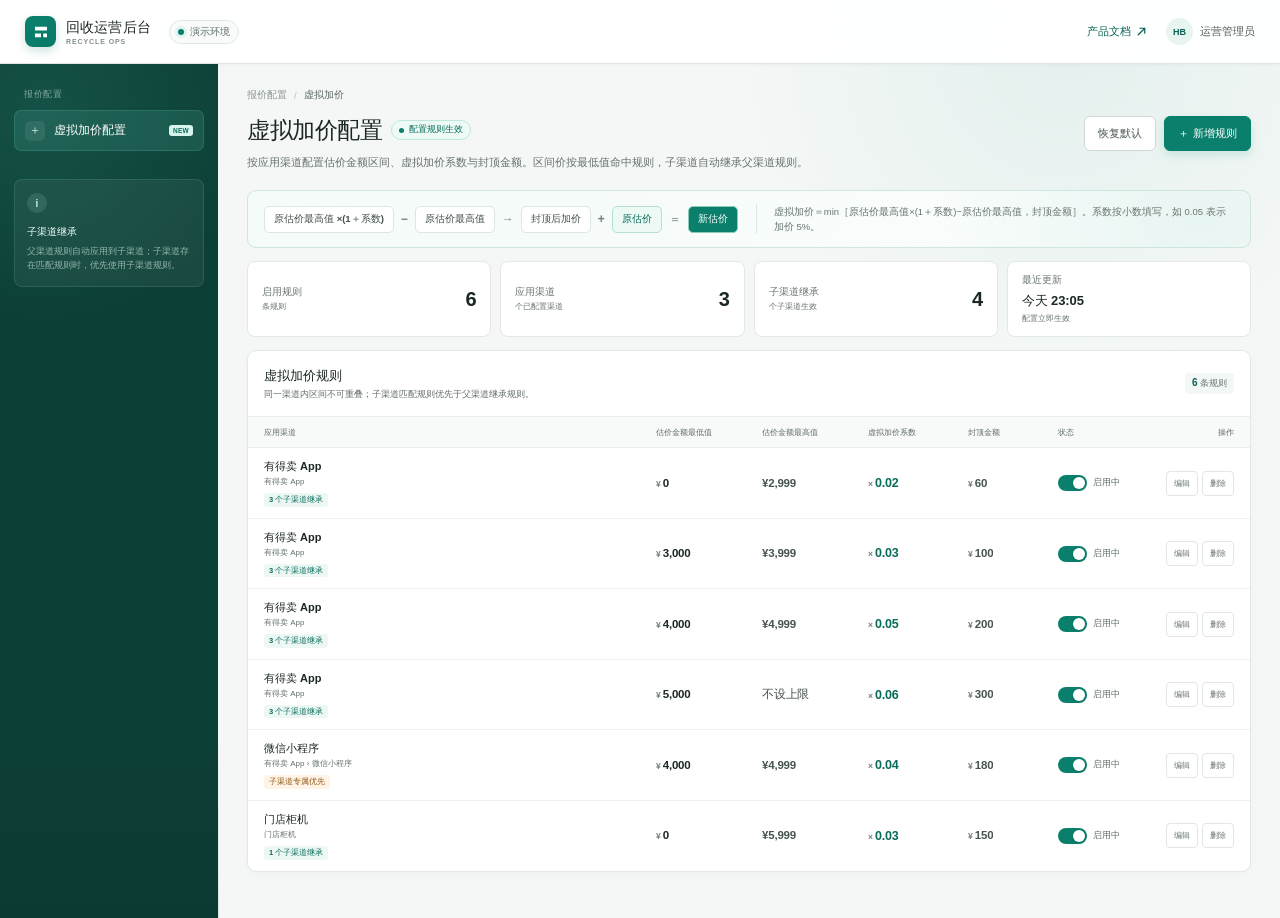
<file: config.html>
<!doctype html>
<html lang="zh-CN">
  <head>
    <meta charset="UTF-8" />
    <meta name="viewport" content="width=device-width, initial-scale=1" />
    <meta name="theme-color" content="#0d7e6b" />
    <meta
      name="description"
      content="虚拟加价配置后台原型：按应用渠道配置估价金额区间、虚拟加价系数与封顶金额，支持子渠道继承。"
    />
    <title>虚拟加价配置｜回收运营后台</title>
    <link
      rel="icon"
      href="data:image/svg+xml,%3Csvg xmlns='http://www.w3.org/2000/svg' viewBox='0 0 64 64'%3E%3Crect width='64' height='64' rx='14' fill='%230d7e6b'/%3E%3Cpath d='M15 19h34v8H15zm0 16h15v9H15zm20 0h14v9H35z' fill='white'/%3E%3C/svg%3E"
    />
    <link rel="stylesheet" href="./assets/config.css?v=20261112-4" />
    <script src="./assets/pricing.js?v=20261112-4" defer></script>
    <script src="./assets/config.js?v=20261112-4" defer></script>
  </head>
  <body>
    <a class="skip-link" href="#main-content">跳到主要内容</a>

    <header class="topbar">
      <a class="brand" href="./config.html" aria-label="回收运营后台首页">
        <span class="brand-mark" aria-hidden="true">
          <svg viewBox="0 0 24 24">
            <path d="M4 5h16v5H4zm0 9h8v5H4zm11 0h5v5h-5z" fill="currentColor" />
          </svg>
        </span>
        <span class="brand-copy"><strong>回收运营后台</strong><small>RECYCLE OPS</small></span>
      </a>
      <span class="environment"><i aria-hidden="true"></i>演示环境</span>
      <div class="top-actions">
        <a class="doc-link" href="./index.html">
          产品文档
          <svg viewBox="0 0 16 16" aria-hidden="true">
            <path d="M4 12 12 4M6 4h6v6" fill="none" stroke="currentColor" stroke-linecap="round" stroke-linejoin="round" stroke-width="1.5" />
          </svg>
        </a>
        <span class="account"><span class="avatar">HB</span><span>运营管理员</span></span>
      </div>
    </header>

    <div class="admin-layout">
      <aside class="sidebar" aria-label="后台菜单">
        <p class="nav-group-title">报价配置</p>
        <nav class="side-nav">
          <a class="nav-item is-active" href="./config.html" aria-current="page">
            <span class="nav-icon" aria-hidden="true">＋</span>
            <span>虚拟加价配置</span>
            <span class="nav-new">NEW</span>
          </a>
        </nav>
        <div class="sidebar-note">
          <span class="note-mark" aria-hidden="true">i</span>
          <strong>子渠道继承</strong>
          <p>父渠道规则自动应用到子渠道；子渠道存在匹配规则时，优先使用子渠道规则。</p>
        </div>
      </aside>

      <main class="main" id="main-content">
        <nav class="breadcrumb" aria-label="面包屑">
          <span>报价配置</span><i aria-hidden="true">/</i><strong aria-current="page">虚拟加价</strong>
        </nav>

        <section class="page-heading" aria-labelledby="page-title">
          <div>
            <div class="title-line">
              <h1 id="page-title">虚拟加价配置</h1>
              <span class="status-badge"><i aria-hidden="true"></i>配置规则生效</span>
            </div>
            <p>按应用渠道配置估价金额区间、虚拟加价系数与封顶金额。区间价按最低值命中规则，子渠道自动继承父渠道规则。</p>
          </div>
          <div class="heading-actions">
            <button class="button secondary" id="resetRules" type="button">恢复默认</button>
            <button class="button primary" id="addRule" type="button"><span aria-hidden="true">＋</span>新增规则</button>
          </div>
        </section>

        <section class="formula-banner" aria-label="虚拟加价计算规则">
          <div class="formula-flow">
            <span class="formula-node">原估价最高值 ×(1＋系数)</span>
            <i aria-hidden="true">−</i>
            <span class="formula-node">原估价最高值</span>
            <i aria-hidden="true">→</i>
            <span class="formula-node">封顶后加价</span>
            <i aria-hidden="true">+</i>
            <span class="formula-node accent">原估价</span>
            <i aria-hidden="true">＝</i>
            <strong class="formula-node result">新估价</strong>
          </div>
          <p>虚拟加价＝min［原估价最高值×(1＋系数)−原估价最高值，封顶金额］。系数按小数填写，如 0.05 表示加价 5%。</p>
        </section>

        <section class="metrics" aria-label="配置概览">
          <article><span>启用规则</span><strong id="metricEnabled">6</strong><small>条规则</small></article>
          <article><span>应用渠道</span><strong id="metricChannels">3</strong><small>个已配置渠道</small></article>
          <article><span>子渠道继承</span><strong id="metricInheritance">4</strong><small>个子渠道生效</small></article>
          <article><span>最近更新</span><strong class="metric-time" id="metricUpdated">今天</strong><small>配置立即生效</small></article>
        </section>

        <div class="content-grid">
          <section class="panel rules-panel" aria-labelledby="rules-title">
            <div class="panel-heading">
              <div>
                <h2 id="rules-title">虚拟加价规则</h2>
                <p>同一渠道内区间不可重叠；子渠道匹配规则优先于父渠道继承规则。</p>
              </div>
              <span class="rule-count"><b id="ruleCount">6</b> 条规则</span>
            </div>

            <div class="rule-list-head" aria-hidden="true">
              <span>应用渠道</span>
              <span>估价金额最低值</span>
              <span>估价金额最高值</span>
              <span>虚拟加价系数</span>
              <span>封顶金额</span>
              <span>状态</span>
              <span>操作</span>
            </div>
            <div class="rule-list" id="rulesList"></div>
          </section>
        </div>
      </main>
    </div>

    <dialog class="rule-dialog" id="ruleDialog" aria-labelledby="rule-dialog-title">
      <form id="ruleForm" novalidate>
        <div class="dialog-header">
          <div>
            <p class="dialog-eyebrow">VIRTUAL MARKUP RULE</p>
            <h2 id="rule-dialog-title">新增虚拟加价规则</h2>
          </div>
          <button class="icon-button" id="closeRuleDialog" type="button" aria-label="关闭规则编辑">
            <svg viewBox="0 0 20 20" aria-hidden="true">
              <path d="m5 5 10 10M15 5 5 15" fill="none" stroke="currentColor" stroke-linecap="round" stroke-width="1.7" />
            </svg>
          </button>
        </div>

        <div class="dialog-body">
          <p class="dialog-intro">填写应用渠道与估价金额区间，系统按虚拟加价系数计算加价，并用封顶金额限制单笔最高加价。</p>
          <label class="field">
            <span>应用渠道 <b>*</b></span>
            <span class="select-wrap">
              <select id="ruleChannel" name="channelId" aria-describedby="channelInheritanceHint"></select>
            </span>
            <small class="field-note" id="channelInheritanceHint"></small>
          </label>
          <div class="field-grid">
            <label class="field">
              <span>估价金额最低值 <b>*</b></span>
              <span class="input-wrap"><i>¥</i><input id="ruleMin" name="min" type="number" inputmode="numeric" min="0" step="1" placeholder="0" required /></span>
            </label>
            <label class="field">
              <span>估价金额最高值 <em>选填</em></span>
              <span class="input-wrap"><i>¥</i><input id="ruleMax" name="max" type="number" inputmode="numeric" min="0" step="1" placeholder="留空表示不设上限" /></span>
            </label>
          </div>
          <div class="field-grid">
            <label class="field">
              <span>虚拟加价系数 <b>*</b></span>
              <span class="input-wrap"><i>×</i><input id="ruleCoefficient" name="coefficient" type="number" inputmode="decimal" min="0.01" max="9.99" step="0.01" placeholder="如 0.05" required /></span>
              <small class="field-note">小数比例，如 0.05 表示加价 5%；最多两位小数。</small>
            </label>
            <label class="field">
              <span>封顶金额 <b>*</b></span>
              <span class="input-wrap"><i>¥</i><input id="ruleCap" name="cap" type="number" inputmode="numeric" min="0" step="1" placeholder="单笔最高加价" required /></span>
            </label>
          </div>
          <label class="switch-field">
            <span><strong>保存后立即启用</strong><small>停用规则不参与新估价计算。</small></span>
            <input id="ruleEnabled" name="enabled" type="checkbox" checked />
            <span class="switch-ui" aria-hidden="true"></span>
          </label>
          <div class="formula-preview" id="dialogFormula" aria-live="polite">
            <span>最高值 <b id="dialogBaseHint">4,999</b></span>
            <i>×</i>
            <span>系数 <b id="dialogCoeffHint">0.05</b></span>
            <i>→</i>
            <span>加价 <b id="dialogExtraHint">250</b></span>
            <span class="cap-hint">封顶 <b id="dialogCapHint">200</b></span>
            <strong id="dialogFinalHint">¥5,199</strong>
          </div>
          <p class="form-error" id="formError" role="alert" hidden></p>
        </div>

        <div class="dialog-footer">
          <button class="button secondary" id="cancelRuleDialog" type="button">取消</button>
          <button class="button primary" type="submit">保存并生效</button>
        </div>
      </form>
    </dialog>

    <dialog class="confirm-dialog" id="confirmDialog" aria-labelledby="confirm-title">
      <div class="confirm-icon" aria-hidden="true">!</div>
      <h2 id="confirm-title">确认操作</h2>
      <p id="confirmMessage"></p>
      <div class="confirm-actions">
        <button class="button secondary" id="confirmCancel" type="button">取消</button>
        <button class="button danger" id="confirmSubmit" type="button">确认</button>
      </div>
    </dialog>

    <div class="toast" id="toast" role="status" aria-live="polite" hidden></div>
  </body>
</html>
</file>
<file: assets/doc.css>
:root {
  --green: #0a806c;
  --green-dark: #056051;
  --green-soft: #eaf8f4;
  --ink: #1b2824;
  --ink-soft: #44514d;
  --muted: #68746f;
  --line: #dfe8e4;
  --surface: #ffffff;
  --canvas: #f2f6f4;
  --warm: #a66b17;
  --danger: #b74646;
  color: var(--ink);
  font-family: -apple-system, BlinkMacSystemFont, "SF Pro Text", "PingFang SC", "Hiragino Sans GB", "Microsoft YaHei", sans-serif;
  font-synthesis: none;
  -webkit-font-smoothing: antialiased;
}

* {
  box-sizing: border-box;
}

html {
  min-width: 320px;
  overflow-x: hidden;
  scroll-behavior: smooth;
  background: var(--canvas);
}

body {
  min-width: 320px;
  min-height: 100vh;
  overflow-x: hidden;
  margin: 0;
  background:
    radial-gradient(circle at 90% 0%, rgba(10, 128, 108, 0.08), transparent 24%),
    linear-gradient(180deg, #f7faf8 0%, var(--canvas) 260px);
}

a {
  color: var(--green-dark);
}

a:focus-visible {
  outline: 3px solid rgba(10, 128, 108, 0.28);
  outline-offset: 3px;
}

.skip-link {
  position: fixed;
  z-index: 100;
  top: 10px;
  left: 50%;
  padding: 9px 14px;
  border-radius: 7px;
  background: #fff;
  color: var(--green-dark);
  font-size: 13px;
  font-weight: 700;
  transform: translate(-50%, -160%);
  transition: transform 150ms ease;
}

.skip-link:focus {
  transform: translate(-50%, 0);
}

.doc-topbar {
  position: sticky;
  z-index: 20;
  top: 0;
  display: flex;
  height: 64px;
  padding: 0 max(24px, calc((100vw - 1320px) / 2 + 24px));
  align-items: center;
  gap: 18px;
  border-bottom: 1px solid rgba(214, 227, 222, 0.88);
  background: rgba(255, 255, 255, 0.94);
  box-shadow: 0 1px 4px rgba(25, 57, 49, 0.04);
  backdrop-filter: blur(14px);
}

.doc-brand {
  display: flex;
  align-items: center;
  gap: 10px;
  color: var(--ink);
  text-decoration: none;
}

.brand-mark {
  display: grid;
  width: 32px;
  height: 32px;
  place-items: center;
  border-radius: 9px;
  background: linear-gradient(140deg, var(--green), #087a68);
  color: #fff;
  box-shadow: 0 5px 12px rgba(13, 125, 106, 0.2);
}

.brand-mark svg {
  width: 18px;
  height: 18px;
}

.brand-copy {
  display: grid;
  gap: 1px;
}

.brand-copy strong {
  font-size: 14px;
  font-weight: 730;
}

.brand-copy small {
  color: #84908c;
  font-size: 7px;
  font-weight: 700;
  letter-spacing: 0.14em;
}

.doc-topnav {
  display: flex;
  margin-left: auto;
  align-items: center;
  gap: 18px;
}

.doc-topnav a {
  color: #56635e;
  font-size: 12px;
  font-weight: 600;
  text-decoration: none;
}

.doc-topnav a:hover {
  color: var(--green-dark);
}

.doc-topnav .primary-link {
  display: inline-flex;
  min-height: 34px;
  padding: 0 13px;
  align-items: center;
  border-radius: 7px;
  background: var(--green);
  color: #fff;
}

.doc-topnav .primary-link:hover {
  color: #fff;
  background: var(--green-dark);
}

.doc-layout {
  display: grid;
  width: min(1320px, calc(100% - 48px));
  margin: 0 auto;
  padding: 26px 0 56px;
  grid-template-columns: 228px minmax(0, 1fr);
  align-items: start;
  gap: 24px;
}

.doc-sidebar {
  position: sticky;
  top: 90px;
  padding: 17px 15px;
  border: 1px solid var(--line);
  border-radius: 10px;
  background: rgba(255, 255, 255, 0.86);
}

.sidebar-label {
  margin: 0 0 9px;
  color: #7a8681;
  font-size: 9px;
  font-weight: 700;
  letter-spacing: 0.1em;
}

.doc-sidebar ol {
  display: grid;
  margin: 0;
  padding: 0;
  gap: 3px;
  list-style: none;
}

.doc-sidebar a {
  display: block;
  padding: 7px 8px;
  border-radius: 6px;
  color: #56635e;
  font-size: 11px;
  line-height: 1.4;
  text-decoration: none;
}

.doc-sidebar a:hover {
  background: var(--green-soft);
  color: var(--green-dark);
}

.doc-main {
  min-width: 0;
  overflow: hidden;
  border: 1px solid var(--line);
  border-radius: 12px;
  background: var(--surface);
  box-shadow: 0 15px 42px rgba(22, 61, 52, 0.065);
}

.doc-hero {
  position: relative;
  padding: 42px 46px 34px;
  overflow: hidden;
  border-bottom: 1px solid #dcebe6;
  background:
    radial-gradient(circle at 88% 16%, rgba(21, 174, 147, 0.16), transparent 24%),
    linear-gradient(135deg, #f5fcf9, #edf8f5 62%, #f8fbfa);
}

.doc-hero::after {
  position: absolute;
  right: -54px;
  bottom: -100px;
  width: 250px;
  height: 250px;
  border: 1px solid rgba(10, 128, 108, 0.08);
  border-radius: 50%;
  box-shadow:
    0 0 0 30px rgba(10, 128, 108, 0.025),
    0 0 0 64px rgba(10, 128, 108, 0.018);
  content: "";
}

.hero-eyebrow {
  position: relative;
  z-index: 1;
  margin: 0;
  color: var(--green-dark);
  font-size: 11px;
  font-weight: 750;
  letter-spacing: 0.1em;
}

.doc-hero h1 {
  position: relative;
  z-index: 1;
  max-width: 720px;
  margin: 10px 0 0;
  color: #14231e;
  font-size: clamp(31px, 4vw, 46px);
  font-weight: 760;
  letter-spacing: -1.2px;
  line-height: 1.12;
}

.hero-summary {
  position: relative;
  z-index: 1;
  max-width: 730px;
  margin: 14px 0 0;
  color: #53615c;
  font-size: 14px;
  line-height: 1.75;
}

.hero-meta {
  position: relative;
  z-index: 1;
  display: flex;
  margin-top: 24px;
  flex-wrap: wrap;
  gap: 8px;
}

.meta-chip {
  display: inline-flex;
  min-height: 27px;
  padding: 0 9px;
  align-items: center;
  border: 1px solid #d7e8e2;
  border-radius: 999px;
  background: rgba(255, 255, 255, 0.72);
  color: #52615b;
  font-size: 10px;
  font-weight: 600;
}

.meta-chip strong {
  margin-left: 4px;
  color: var(--ink);
}

.meta-chip.status {
  border-color: #eedfbe;
  background: #fff9ed;
  color: #8c5e18;
}

.doc-content {
  padding: 38px 46px 52px;
}

.doc-section {
  scroll-margin-top: 88px;
}

.doc-section + .doc-section {
  margin-top: 42px;
  padding-top: 38px;
  border-top: 1px solid #e8eeeb;
}

.section-kicker {
  margin: 0 0 5px;
  color: var(--green-dark);
  font-size: 9px;
  font-weight: 750;
  letter-spacing: 0.11em;
  text-transform: uppercase;
}

.doc-section h2 {
  margin: 0;
  color: #182620;
  font-size: 24px;
  font-weight: 740;
  letter-spacing: -0.5px;
  line-height: 1.28;
}

.doc-section h3 {
  margin: 25px 0 0;
  color: #26342e;
  font-size: 15px;
  font-weight: 710;
  line-height: 1.4;
}

.doc-section p,
.doc-section li {
  color: var(--ink-soft);
  font-size: 13px;
  line-height: 1.78;
}

.doc-section p {
  margin: 11px 0 0;
}

.doc-section ul,
.doc-section ol {
  margin: 11px 0 0;
  padding-left: 20px;
}

.doc-section li + li {
  margin-top: 5px;
}

.doc-section code {
  padding: 2px 5px;
  border-radius: 4px;
  background: #eef5f2;
  color: #20584c;
  font-family: "SFMono-Regular", Consolas, "Liberation Mono", monospace;
  font-size: 0.9em;
}

.doc-callout {
  display: grid;
  margin-top: 17px;
  padding: 14px 16px;
  grid-template-columns: 24px minmax(0, 1fr);
  gap: 10px;
  border: 1px solid #d5e9e2;
  border-radius: 8px;
  background: #f4fbf8;
}

.doc-callout.warn {
  border-color: #eedfbe;
  background: #fffaf0;
}

.callout-mark {
  display: grid;
  width: 22px;
  height: 22px;
  place-items: center;
  border-radius: 50%;
  background: #dff3ed;
  color: var(--green-dark);
  font-size: 11px;
  font-weight: 800;
}

.doc-callout.warn .callout-mark {
  background: #f8e9c9;
  color: #8a5b14;
}

.doc-callout strong {
  display: block;
  color: #24332d;
  font-size: 12px;
  line-height: 1.45;
}

.doc-callout p {
  margin: 4px 0 0;
  font-size: 11.5px;
  line-height: 1.68;
}

.info-grid {
  display: grid;
  margin-top: 17px;
  grid-template-columns: repeat(2, minmax(0, 1fr));
  gap: 10px;
}

.info-card {
  padding: 13px 14px;
  border: 1px solid #e1eae6;
  border-radius: 8px;
  background: #fbfdfc;
}

.info-card span {
  display: block;
  color: #52605b;
  font-size: 9px;
  font-weight: 650;
  letter-spacing: 0.04em;
}

.info-card strong {
  display: block;
  margin-top: 4px;
  color: #27352f;
  font-size: 12px;
  line-height: 1.5;
}

.table-wrap {
  margin-top: 15px;
  overflow-x: auto;
  border: 1px solid var(--line);
  border-radius: 8px;
}

.doc-subtitle {
  margin-top: 15px !important;
  color: #5e6b66 !important;
  font-size: 11px !important;
  font-weight: 650;
}

table {
  width: 100%;
  min-width: 660px;
  border-collapse: collapse;
  background: #fff;
}

th,
td {
  padding: 10px 12px;
  border-right: 1px solid #e9efec;
  border-bottom: 1px solid #e9efec;
  color: #485650;
  font-size: 11.5px;
  line-height: 1.55;
  text-align: left;
  vertical-align: top;
}

th:last-child,
td:last-child {
  border-right: 0;
}

tr:last-child td {
  border-bottom: 0;
}

th {
  background: #f5f9f7;
  color: #42504b;
  font-size: 10px;
  font-weight: 700;
  white-space: nowrap;
}

td strong {
  color: #25342e;
  font-weight: 680;
}

.formula-box {
  margin-top: 16px;
  padding: 18px;
  border: 1px solid #cfe5de;
  border-radius: 9px;
  background:
    linear-gradient(180deg, rgba(255, 255, 255, 0.6), transparent),
    #f1faf7;
}

.formula-line {
  display: flex;
  align-items: center;
  flex-wrap: wrap;
  gap: 7px;
  color: #51605a;
  font-size: 11px;
  font-weight: 600;
}

.formula-line span {
  display: inline-flex;
  min-height: 29px;
  padding: 0 9px;
  align-items: center;
  border: 1px solid #d5e7e1;
  border-radius: 6px;
  background: #fff;
  color: #30443d;
}

.formula-line i {
  color: #80908a;
  font-size: 12px;
  font-style: normal;
}

.formula-line .result {
  border-color: var(--green);
  background: var(--green);
  color: #fff;
}

.formula-note {
  margin-top: 11px !important;
  color: #5d6a65 !important;
  font-size: 10.5px !important;
  line-height: 1.65 !important;
}

.rule-order {
  display: grid;
  margin-top: 16px;
  gap: 8px;
}

.rule-step {
  display: grid;
  padding: 12px 13px;
  grid-template-columns: 26px minmax(0, 1fr);
  gap: 10px;
  border: 1px solid #e2eae7;
  border-radius: 8px;
  background: #fbfdfc;
}

.step-number {
  display: grid;
  width: 24px;
  height: 24px;
  place-items: center;
  border-radius: 50%;
  background: var(--green-soft);
  color: var(--green-dark);
  font-size: 10px;
  font-weight: 800;
}

.rule-step strong {
  display: block;
  color: #2d3b35;
  font-size: 12px;
}

.rule-step p {
  margin-top: 3px;
  font-size: 11px;
  line-height: 1.65;
}

.tag {
  display: inline-flex;
  min-height: 20px;
  padding: 0 6px;
  align-items: center;
  border-radius: 4px;
  background: #eef6f3;
  color: #34675b;
  font-size: 9px;
  font-weight: 650;
  white-space: nowrap;
}

.tag.override {
  background: #fff3e2;
  color: #875714;
}

.tag.neutral {
  background: #f0f3f2;
  color: #596660;
}

.doc-footer {
  margin-top: 42px;
  padding-top: 18px;
  border-top: 1px solid #e9efec;
  color: #7a8681;
  font-size: 10px;
  line-height: 1.7;
}

@media (max-width: 1000px) {
  .doc-layout {
    width: min(100% - 28px, 860px);
    grid-template-columns: 1fr;
    gap: 14px;
  }

  .doc-sidebar {
    position: static;
    padding: 10px 12px;
  }

  .sidebar-label {
    margin-bottom: 7px;
  }

  .doc-sidebar ol {
    display: flex;
    overflow-x: auto;
    gap: 4px;
  }

  .doc-sidebar a {
    min-width: max-content;
    padding: 6px 8px;
    background: #f7faf9;
    font-size: 10px;
  }

  .doc-hero,
  .doc-content {
    padding-right: 26px;
    padding-left: 26px;
  }
}

@media (max-width: 700px) {
  .doc-topbar {
    height: 58px;
    padding: 0 14px;
  }

  .doc-topnav > a:not(.primary-link) {
    display: none;
  }

  .brand-copy small {
    display: none;
  }

  .doc-layout {
    width: calc(100% - 20px);
    padding-top: 12px;
  }

  .doc-sidebar {
    min-width: 0;
    overflow: hidden;
  }

  .doc-sidebar ol {
    padding-bottom: 2px;
  }

  .table-wrap {
    overflow: visible;
    border: 0;
    border-radius: 0;
  }

  table,
  thead,
  tbody,
  tr,
  th,
  td {
    display: block;
    width: 100%;
    min-width: 0;
  }

  thead {
    position: absolute;
    width: 1px;
    height: 1px;
    overflow: hidden;
    clip: rect(0 0 0 0);
    clip-path: inset(50%);
    white-space: nowrap;
  }

  tbody {
    display: grid;
    gap: 9px;
  }

  tr {
    overflow: hidden;
    border: 1px solid var(--line);
    border-radius: 8px;
    background: #fbfdfc;
  }

  td {
    display: grid;
    padding: 8px 10px;
    grid-template-columns: minmax(74px, 0.36fr) minmax(0, 1fr);
    gap: 8px;
    border-right: 0;
    border-bottom: 1px solid #edf2f0;
    font-size: 11px;
    line-height: 1.6;
  }

  tr td:last-child {
    border-bottom: 0;
  }

  td::before {
    color: #5c6964;
    content: attr(data-label);
    font-size: 9.5px;
    font-weight: 680;
    line-height: 1.6;
  }

  .doc-hero {
    padding: 30px 20px 24px;
  }

  .doc-hero h1 {
    font-size: 30px;
    letter-spacing: -0.8px;
  }

  .hero-summary {
    font-size: 12.5px;
  }

  .doc-content {
    padding: 28px 20px 36px;
  }

  .doc-section h2 {
    font-size: 21px;
  }

  .info-grid {
    grid-template-columns: 1fr;
  }

  .doc-section + .doc-section {
    margin-top: 32px;
    padding-top: 29px;
  }
}

@media print {
  body {
    background: #fff;
  }

  .doc-topbar,
  .doc-sidebar {
    display: none;
  }

  .doc-layout {
    display: block;
    width: 100%;
    padding: 0;
  }

  .doc-main {
    border: 0;
    box-shadow: none;
  }

  .doc-hero,
  .doc-content {
    padding-right: 0;
    padding-left: 0;
  }

  .doc-section,
  .table-wrap,
  .formula-box,
  .rule-step {
    break-inside: avoid;
  }

  .doc-topnav,
  .doc-sidebar,
  .callout-mark,
  .step-number {
    display: none;
  }
}

@media print and (max-width: 700px) {
  table,
  thead,
  tbody,
  tr,
  th,
  td {
    display: revert;
    width: auto;
    min-width: 0;
  }

  thead {
    position: static;
    width: auto;
    height: auto;
    overflow: visible;
    clip: auto;
    clip-path: none;
    white-space: normal;
  }

  tr {
    overflow: visible;
    border: 0;
    border-radius: 0;
    background: transparent;
  }

  td {
    display: table-cell;
    padding: 7px 9px;
    border-right: 1px solid #e9efec;
    border-bottom: 1px solid #e9efec;
  }

  td::before {
    display: none;
  }
}

@media (prefers-reduced-motion: reduce) {
  html {
    scroll-behavior: auto;
  }

  *,
  *::before,
  *::after {
    transition-duration: 0.01ms !important;
    animation-duration: 0.01ms !important;
    animation-iteration-count: 1 !important;
  }
}
</file>
<file: assets/config.css>
:root {
  --green: #0a806c;
  --green-dark: #066354;
  --green-deep: #07594d;
  --green-soft: #eaf8f4;
  --ink: #1c2824;
  --ink-soft: #43504c;
  --muted: #697570;
  --line: #e1e8e5;
  --line-strong: #cfdad6;
  --surface: #fff;
  --canvas: #f4f7f6;
  --sidebar: #0c3f36;
  --danger: #c54d4d;
  --warm: #c27c20;
  color: var(--ink);
  font-family: -apple-system, BlinkMacSystemFont, "SF Pro Text", "PingFang SC", "Hiragino Sans GB", "Microsoft YaHei", sans-serif;
  font-synthesis: none;
  -webkit-font-smoothing: antialiased;
}

* {
  box-sizing: border-box;
}

html {
  min-width: 320px;
  min-height: 100%;
  overflow-x: clip;
  background: var(--canvas);
}

body {
  min-width: 320px;
  min-height: 100vh;
  overflow-x: clip;
  margin: 0;
  background:
    radial-gradient(circle at 83% 5%, rgba(13, 157, 131, 0.07), transparent 24%),
    var(--canvas);
}

button,
input {
  color: inherit;
  font: inherit;
}

button {
  cursor: pointer;
}

button:focus-visible,
a:focus-visible,
input:focus-visible {
  outline: 3px solid rgba(13, 157, 131, 0.35);
  outline-offset: 2px;
}

h1,
h2,
p {
  margin: 0;
}

.skip-link {
  position: fixed;
  z-index: 100;
  top: 10px;
  left: 50%;
  padding: 9px 14px;
  border-radius: 7px;
  background: #fff;
  color: var(--green-deep);
  font-size: 13px;
  font-weight: 700;
  transform: translate(-50%, -160%);
  transition: transform 150ms ease;
}

.skip-link:focus {
  transform: translate(-50%, 0);
}

.topbar {
  display: flex;
  height: 64px;
  padding: 0 25px;
  align-items: center;
  gap: 18px;
  border-bottom: 1px solid #dce5e2;
  background: rgba(255, 255, 255, 0.94);
  box-shadow: 0 1px 3px rgba(25, 57, 49, 0.04);
  backdrop-filter: blur(12px);
}

.brand {
  display: flex;
  align-items: center;
  gap: 10px;
  color: var(--ink);
  text-decoration: none;
}

.brand-mark {
  display: grid;
  width: 31px;
  height: 31px;
  place-items: center;
  border-radius: 8px;
  background: linear-gradient(140deg, var(--green), #087a68);
  color: #fff;
  box-shadow: 0 4px 10px rgba(13, 125, 106, 0.2);
}

.brand-mark svg {
  width: 18px;
  height: 18px;
}

.brand-copy {
  display: grid;
  gap: 1px;
}

.brand-copy strong {
  font-size: 14px;
  font-weight: 720;
  letter-spacing: 0.01em;
}

.brand-copy small {
  color: #84908c;
  font-size: 7px;
  font-weight: 650;
  letter-spacing: 0.13em;
}

.environment {
  display: inline-flex;
  align-items: center;
  gap: 6px;
  padding: 4px 8px;
  border: 1px solid #dbe9e5;
  border-radius: 999px;
  background: #f8fbfa;
  color: #5d6b66;
  font-size: 10px;
  font-weight: 560;
}

.environment i {
  width: 6px;
  height: 6px;
  border-radius: 50%;
  background: var(--green);
  box-shadow: 0 0 0 3px rgba(13, 157, 131, 0.1);
}

.top-actions {
  display: flex;
  margin-left: auto;
  align-items: center;
  gap: 18px;
}

.doc-link {
  display: inline-flex;
  align-items: center;
  gap: 4px;
  color: var(--green-dark);
  font-size: 11px;
  font-weight: 650;
  text-decoration: none;
}

.doc-link:hover {
  text-decoration: underline;
}

.doc-link svg {
  width: 13px;
  height: 13px;
}

.account {
  display: flex;
  align-items: center;
  gap: 7px;
  color: #4f5c57;
  font-size: 11px;
}

.avatar {
  display: grid;
  width: 27px;
  height: 27px;
  place-items: center;
  border-radius: 50%;
  background: #e7f4f0;
  color: var(--green-dark);
  font-size: 9px;
  font-weight: 750;
}

.admin-layout {
  display: grid;
  min-height: calc(100vh - 64px);
  grid-template-columns: 218px minmax(0, 1fr);
}

.sidebar {
  position: relative;
  padding: 24px 14px;
  background:
    radial-gradient(circle at 20% 5%, rgba(75, 190, 167, 0.14), transparent 27%),
    var(--sidebar);
  color: #fff;
}

.sidebar::after {
  position: absolute;
  right: -1px;
  bottom: 0;
  left: 0;
  height: 180px;
  background: linear-gradient(180deg, transparent, rgba(0, 0, 0, 0.08));
  content: "";
  pointer-events: none;
}

.nav-group-title {
  position: relative;
  z-index: 1;
  padding: 0 10px 9px;
  color: rgba(210, 237, 231, 0.56);
  font-size: 9px;
  font-weight: 650;
  letter-spacing: 0.08em;
}

.side-nav {
  position: relative;
  z-index: 1;
  display: grid;
  gap: 4px;
}

.nav-item {
  display: flex;
  min-height: 41px;
  padding: 0 10px;
  align-items: center;
  gap: 9px;
  border: 1px solid transparent;
  border-radius: 7px;
  color: rgba(235, 248, 245, 0.7);
  font-size: 11.5px;
  font-weight: 520;
  text-decoration: none;
}

.nav-item:hover {
  background: rgba(255, 255, 255, 0.06);
  color: #fff;
}

.nav-item.is-active {
  border-color: rgba(118, 219, 197, 0.17);
  background: rgba(104, 213, 190, 0.14);
  color: #fff;
  font-weight: 650;
}

.nav-icon {
  display: grid;
  width: 20px;
  height: 20px;
  place-items: center;
  border-radius: 5px;
  background: rgba(255, 255, 255, 0.08);
  color: #c8ece4;
  font-size: 12px;
}

.nav-new {
  margin-left: auto;
  padding: 2px 4px;
  border-radius: 3px;
  background: #d7f4ec;
  color: #086b5b;
  font-size: 6.5px;
  font-weight: 800;
  letter-spacing: 0.04em;
}

.sidebar-note {
  position: relative;
  z-index: 1;
  margin-top: 28px;
  padding: 13px 12px;
  border: 1px solid rgba(173, 230, 218, 0.13);
  border-radius: 8px;
  background: rgba(255, 255, 255, 0.055);
}

.note-mark {
  display: grid;
  width: 20px;
  height: 20px;
  margin-bottom: 8px;
  place-items: center;
  border-radius: 50%;
  background: rgba(171, 236, 222, 0.14);
  color: #c5f1e8;
  font-size: 10px;
  font-weight: 700;
}

.sidebar-note strong {
  color: #effbf8;
  font-size: 10px;
  font-weight: 650;
}

.sidebar-note p {
  margin-top: 5px;
  color: rgba(218, 242, 236, 0.63);
  font-size: 9px;
  line-height: 1.6;
}

.main {
  width: 100%;
  max-width: 1390px;
  margin: 0 auto;
  padding: 25px 29px 46px;
}

.breadcrumb {
  display: flex;
  align-items: center;
  gap: 7px;
  color: #8a9591;
  font-size: 9.5px;
}

.breadcrumb i {
  color: #b6bfbc;
  font-style: normal;
}

.breadcrumb strong {
  color: #5a6762;
  font-weight: 600;
}

.page-heading {
  display: flex;
  margin-top: 14px;
  align-items: flex-start;
  justify-content: space-between;
  gap: 22px;
}

.title-line {
  display: flex;
  align-items: center;
  flex-wrap: wrap;
  gap: 9px;
}

.page-heading h1 {
  color: var(--ink);
  font-size: 23px;
  font-weight: 730;
  letter-spacing: -0.5px;
  line-height: 1.25;
}

.status-badge {
  display: inline-flex;
  align-items: center;
  gap: 5px;
  padding: 3px 7px;
  border: 1px solid #bfe6dc;
  border-radius: 999px;
  background: #eefaf6;
  color: #096b5a;
  font-size: 8.5px;
  font-weight: 650;
}

.status-badge i {
  width: 5px;
  height: 5px;
  border-radius: 50%;
  background: var(--green);
}

.page-heading p {
  max-width: 650px;
  margin-top: 8px;
  color: #65716d;
  font-size: 11px;
  line-height: 1.65;
}

.heading-actions {
  display: flex;
  flex: 0 0 auto;
  gap: 8px;
}

.button {
  display: inline-flex;
  height: 35px;
  padding: 0 13px;
  align-items: center;
  justify-content: center;
  gap: 4px;
  border: 1px solid transparent;
  border-radius: 6px;
  background: #fff;
  color: var(--ink-soft);
  font-size: 10.5px;
  font-weight: 620;
  white-space: nowrap;
}

.button.secondary {
  border-color: var(--line-strong);
  background: #fff;
  color: #4d5a55;
}

.button.secondary:hover {
  border-color: #aebfba;
  background: #fafcfb;
}

.button.primary {
  border-color: var(--green);
  background: var(--green);
  box-shadow: 0 4px 10px rgba(13, 157, 131, 0.17);
  color: #fff;
}

.button.primary:hover {
  background: #076958;
}

.button.danger {
  border-color: var(--danger);
  background: var(--danger);
  color: #fff;
}

.formula-banner {
  display: flex;
  margin-top: 19px;
  padding: 13px 16px;
  align-items: center;
  gap: 18px;
  border: 1px solid #cfe5df;
  border-radius: 9px;
  background:
    radial-gradient(circle at 95% 50%, rgba(13, 157, 131, 0.08), transparent 27%),
    linear-gradient(120deg, #f4fbf9, #fbfdfc);
}

.formula-flow {
  display: flex;
  flex: 0 0 auto;
  align-items: center;
  gap: 7px;
}

.formula-node {
  padding: 6px 9px;
  border: 1px solid #dce7e3;
  border-radius: 5px;
  background: #fff;
  color: #43504c;
  font-size: 9.5px;
  font-weight: 620;
  white-space: nowrap;
}

.formula-node.accent {
  border-color: #b6ded4;
  background: #edf9f5;
  color: #096b5a;
}

.formula-node.result {
  border-color: #8dcbbb;
  background: var(--green);
  color: #fff;
}

.formula-flow i {
  color: #71807a;
  font-size: 12px;
  font-style: normal;
  font-weight: 600;
}

.formula-banner > p {
  padding-left: 17px;
  border-left: 1px solid #dce8e4;
  color: #697570;
  font-size: 9.5px;
  line-height: 1.6;
}

.metrics {
  display: grid;
  margin-top: 13px;
  grid-template-columns: repeat(4, minmax(0, 1fr));
  gap: 9px;
}

.metrics article {
  display: grid;
  min-height: 68px;
  padding: 12px 14px;
  grid-template-columns: 1fr auto;
  align-content: center;
  gap: 2px 10px;
  border: 1px solid var(--line);
  border-radius: 8px;
  background: #fff;
}

.metrics span {
  align-self: end;
  color: #6b7772;
  font-size: 9.5px;
}

.metrics strong {
  grid-row: span 2;
  align-self: center;
  color: var(--ink);
  font-size: 20px;
  font-weight: 730;
  font-variant-numeric: tabular-nums;
  letter-spacing: -0.4px;
}

.metrics strong.metric-time {
  font-size: 13px;
  letter-spacing: -0.1px;
}

.metrics small {
  color: #66736e;
  font-size: 8px;
  white-space: nowrap;
}

.metrics article:last-child {
  grid-template-columns: minmax(0, 1fr);
}

.metrics article:last-child strong,
.metrics article:last-child small {
  grid-row: auto;
}

.metrics article:last-child strong {
  margin-top: 3px;
  font-size: 13px;
  white-space: nowrap;
}

.metrics article:last-child small {
  margin-top: 1px;
}

.content-grid {
  display: grid;
  margin-top: 13px;
  grid-template-columns: minmax(0, 1fr);
  align-items: start;
  gap: 13px;
}

.panel {
  overflow: hidden;
  border: 1px solid var(--line);
  border-radius: 9px;
  background: #fff;
  box-shadow: 0 3px 10px rgba(28, 62, 54, 0.025);
}

.panel-heading {
  display: flex;
  min-height: 66px;
  padding: 14px 16px;
  align-items: center;
  justify-content: space-between;
  gap: 12px;
  border-bottom: 1px solid #e8eeeb;
}

.panel-heading h2 {
  color: var(--ink);
  font-size: 13px;
  font-weight: 690;
}

.panel-heading p {
  margin-top: 3px;
  color: #626e69;
  font-size: 9px;
}

.rule-count {
  flex: 0 0 auto;
  padding: 4px 7px;
  border-radius: 4px;
  background: #f3f7f5;
  color: #67736e;
  font-size: 8.5px;
}

.rule-count b {
  color: var(--green-dark);
  font-size: 10px;
}

.rule-list-head,
.rule-row {
  display: grid;
  grid-template-columns: minmax(150px, 1.3fr) 96px 96px 90px 80px 74px 92px;
  align-items: center;
  gap: 10px;
}

.rule-list-head {
  min-height: 31px;
  padding: 0 16px;
  border-bottom: 1px solid #e8eeeb;
  background: #f7faf9;
  color: #5f6c67;
  font-size: 8px;
  font-weight: 600;
}

.rule-list-head span:last-child {
  text-align: right;
}

.rule-row {
  min-height: 67px;
  padding: 11px 16px;
  border-bottom: 1px solid #edf1ef;
  transition: background 140ms ease;
}

.rule-row:last-child {
  border-bottom: 0;
}

.rule-row:hover {
  background: #fbfdfc;
}

.rule-row.is-disabled {
  background: #fafbfb;
}

.rule-row.is-disabled .rule-channel strong,
.rule-row.is-disabled .rule-number strong {
  color: #79847f;
}

.rule-channel {
  min-width: 0;
}

.rule-channel strong {
  display: block;
  color: var(--ink);
  font-size: 11px;
  font-weight: 690;
}

.rule-channel small {
  display: block;
  margin-top: 3px;
  color: #65716d;
  font-size: 8px;
  line-height: 1.35;
  overflow: hidden;
  text-overflow: ellipsis;
  white-space: nowrap;
}

.channel-tag {
  display: inline-flex;
  margin-top: 5px;
  padding: 2px 5px;
  align-items: center;
  border-radius: 3px;
  font-size: 7.5px;
  font-weight: 600;
  line-height: 1.3;
}

.channel-tag.inherited {
  background: #edf8f5;
  color: #086c5b;
}

.channel-tag.override {
  background: #fff3e6;
  color: #8f5513;
}

.channel-tag.independent {
  background: #f0f3f2;
  color: #5c6964;
}

.rule-number {
  display: flex;
  align-items: baseline;
  gap: 2px;
  min-width: 0;
}

.rule-number span {
  flex: 0 0 auto;
  color: #73807b;
  font-size: 8.5px;
  font-weight: 550;
}

.rule-number strong {
  overflow: hidden;
  color: var(--ink);
  font-size: 11.5px;
  font-weight: 690;
  font-variant-numeric: tabular-nums;
  letter-spacing: -0.2px;
  line-height: 1.3;
  text-overflow: ellipsis;
  white-space: nowrap;
}

.rule-coeff strong {
  color: #086c5b;
  font-size: 12.5px;
  font-weight: 730;
}

.rule-max strong,
.rule-cap strong {
  color: #47544f;
}

.rule-grades {
  display: flex;
  flex-wrap: wrap;
  gap: 4px;
}

.grade-chip {
  display: inline-flex;
  padding: 3px 5px;
  align-items: center;
  border-radius: 4px;
  background: #f1f6f4;
  color: #5c6964;
  font-size: 8px;
  line-height: 1.2;
}

.grade-chip.matched {
  background: #eaf8f4;
  color: #096b5a;
  font-weight: 600;
}

.rule-status {
  display: flex;
  align-items: center;
  gap: 6px;
  color: #5e6b66;
  font-size: 8.5px;
  white-space: nowrap;
}

.status-toggle {
  position: relative;
  width: 29px;
  height: 16px;
  border: 0;
  border-radius: 999px;
  background: #d9e1de;
  transition: background 140ms ease;
}

.status-toggle::after {
  position: absolute;
  top: 2px;
  left: 2px;
  width: 12px;
  height: 12px;
  border-radius: 50%;
  background: #fff;
  box-shadow: 0 1px 3px rgba(33, 55, 49, 0.2);
  content: "";
  transition: transform 140ms ease;
}

.status-toggle[aria-checked="true"] {
  background: var(--green);
}

.status-toggle[aria-checked="true"]::after {
  transform: translateX(13px);
}

.rule-actions {
  display: flex;
  justify-content: flex-end;
  gap: 4px;
}

.action-button {
  display: inline-grid;
  height: 25px;
  padding: 0 7px;
  place-items: center;
  border: 1px solid #e0e7e4;
  border-radius: 4px;
  background: #fff;
  color: #687570;
  font-size: 8px;
  font-weight: 580;
}

.action-button:hover {
  border-color: #b9cbc5;
  color: var(--green-dark);
}

.action-button.delete:hover {
  border-color: #e6baba;
  background: #fff7f7;
  color: var(--danger);
}

.empty-rules {
  padding: 42px 20px;
  color: #7d8984;
  font-size: 10px;
  text-align: center;
}

.rule-dialog,
.confirm-dialog {
  border: 1px solid #dce6e2;
  border-radius: 12px;
  background: #fff;
  color: var(--ink);
  box-shadow: 0 24px 65px rgba(10, 43, 35, 0.24);
}

.rule-dialog {
  width: min(480px, calc(100vw - 30px));
  max-height: calc(100vh - 30px);
  padding: 0;
  overflow: auto;
}

.rule-dialog::backdrop,
.confirm-dialog::backdrop {
  background: rgba(10, 34, 28, 0.48);
  backdrop-filter: blur(2px);
}

.dialog-header {
  display: flex;
  padding: 18px 20px 15px;
  align-items: flex-start;
  justify-content: space-between;
  gap: 12px;
  border-bottom: 1px solid #e9efec;
}

.dialog-eyebrow {
  color: var(--green-dark);
  font-size: 7.5px;
  font-weight: 750;
  letter-spacing: 0.12em;
}

.dialog-header h2 {
  margin-top: 4px;
  font-size: 18px;
  font-weight: 720;
  letter-spacing: -0.3px;
}

.icon-button {
  display: grid;
  width: 29px;
  height: 29px;
  place-items: center;
  border: 0;
  border-radius: 50%;
  background: #f2f6f4;
  color: #63706b;
}

.icon-button:hover {
  background: #e8efec;
}

.icon-button svg {
  width: 15px;
  height: 15px;
}

.dialog-body {
  display: grid;
  padding: 16px 20px 15px;
  gap: 13px;
}

.dialog-intro {
  color: #6c7873;
  font-size: 10px;
  line-height: 1.65;
}

.field-grid {
  display: grid;
  grid-template-columns: 1fr 1fr;
  gap: 10px;
}

.field {
  display: grid;
  gap: 6px;
}

.field > span:first-child {
  color: #4c5954;
  font-size: 9.5px;
  font-weight: 600;
}

.field > span b {
  color: #c54d4d;
}

.field > span em {
  margin-left: 3px;
  color: #5d6965;
  font-size: 8px;
  font-style: normal;
  font-weight: 450;
}

.input-wrap {
  display: flex;
  height: 36px;
  align-items: center;
  overflow: hidden;
  border: 1px solid #d9e2de;
  border-radius: 5px;
  background: #fff;
}

.select-wrap {
  display: flex;
  height: 37px;
  align-items: center;
  overflow: hidden;
  border: 1px solid #d9e2de;
  border-radius: 5px;
  background: #fff;
}

.select-wrap:focus-within {
  border-color: #66bcab;
  box-shadow: 0 0 0 3px rgba(13, 157, 131, 0.09);
}

.select-wrap select {
  width: 100%;
  height: 100%;
  padding: 0 28px 0 10px;
  border: 0;
  outline: 0;
  background: transparent;
  color: var(--ink);
  font-size: 10.5px;
}

.field-note {
  color: #5d6a65;
  font-size: 8px;
  line-height: 1.5;
}

.input-wrap:focus-within {
  border-color: #66bcab;
  box-shadow: 0 0 0 3px rgba(13, 157, 131, 0.09);
}

.input-wrap i {
  flex: 0 0 auto;
  padding-left: 10px;
  color: #75817c;
  font-size: 10px;
  font-style: normal;
}

.input-wrap.amount i {
  color: var(--green-dark);
  font-weight: 650;
}

.input-wrap input {
  width: 100%;
  min-width: 0;
  height: 100%;
  padding: 0 10px;
  border: 0;
  outline: 0;
  background: transparent;
  color: var(--ink);
  font-size: 12px;
  font-variant-numeric: tabular-nums;
}

.input-wrap input::placeholder {
  color: #a2aca8;
  font-size: 10px;
  font-weight: 400;
}

.switch-field {
  display: flex;
  padding: 10px 11px;
  align-items: center;
  justify-content: space-between;
  gap: 12px;
  border: 1px solid #e3eae7;
  border-radius: 6px;
  background: #f9fbfa;
  cursor: pointer;
}

.switch-field > span:first-child {
  display: grid;
  gap: 2px;
}

.switch-field strong {
  color: #485550;
  font-size: 9.5px;
  font-weight: 610;
}

.switch-field small {
  color: #5c6964;
  font-size: 8px;
}

.switch-field input {
  position: absolute;
  width: 1px;
  height: 1px;
  opacity: 0;
}

.switch-ui {
  position: relative;
  flex: 0 0 auto;
  width: 31px;
  height: 18px;
  border-radius: 999px;
  background: #d6dfdb;
  transition: background 140ms ease;
}

.switch-ui::after {
  position: absolute;
  top: 2px;
  left: 2px;
  width: 14px;
  height: 14px;
  border-radius: 50%;
  background: #fff;
  box-shadow: 0 1px 3px rgba(27, 48, 41, 0.2);
  content: "";
  transition: transform 140ms ease;
}

.switch-field input:checked + .switch-ui {
  background: var(--green);
}

.switch-field input:checked + .switch-ui::after {
  transform: translateX(13px);
}

.switch-field input:focus-visible + .switch-ui {
  outline: 3px solid rgba(13, 157, 131, 0.3);
  outline-offset: 2px;
}

.formula-preview {
  display: flex;
  min-height: 37px;
  padding: 8px 10px;
  align-items: center;
  flex-wrap: wrap;
  gap: 6px;
  border: 1px dashed #cde4de;
  border-radius: 6px;
  background: #f5fbf9;
  color: #596661;
  font-size: 9px;
}

.formula-preview b {
  color: #3f4c47;
  font-weight: 620;
  font-variant-numeric: tabular-nums;
}

.formula-preview i {
  color: #91a09b;
  font-style: normal;
}

.formula-preview strong {
  width: 100%;
  margin-top: 3px;
  margin-left: 0;
  color: var(--green-dark);
  font-size: 14px;
  font-weight: 730;
  font-variant-numeric: tabular-nums;
  text-align: right;
}

.cap-hint {
  margin-left: auto;
  padding: 2px 5px;
  border-radius: 3px;
  background: #eef6f3;
  color: #4f5c57;
  font-size: 8px;
}

.form-error {
  padding: 8px 9px;
  border: 1px solid #efcdcd;
  border-radius: 5px;
  background: #fff7f7;
  color: #a63b3b;
  font-size: 9px;
  line-height: 1.5;
}

.form-error[hidden] {
  display: none;
}

.dialog-footer {
  display: flex;
  padding: 12px 20px;
  justify-content: flex-end;
  gap: 8px;
  border-top: 1px solid #e9efec;
  background: #fbfcfc;
}

.confirm-dialog {
  width: min(390px, calc(100vw - 30px));
  padding: 22px;
  text-align: center;
}

.confirm-icon {
  display: grid;
  width: 33px;
  height: 33px;
  margin: 0 auto 11px;
  place-items: center;
  border-radius: 50%;
  background: #fff3e8;
  color: #b16d17;
  font-size: 16px;
  font-weight: 750;
}

.confirm-dialog h2 {
  font-size: 16px;
  font-weight: 700;
}

.confirm-dialog p {
  margin-top: 7px;
  color: #6b7772;
  font-size: 10px;
  line-height: 1.65;
}

.confirm-actions {
  display: grid;
  margin-top: 17px;
  grid-template-columns: 1fr 1fr;
  gap: 8px;
}

.toast {
  position: fixed;
  z-index: 80;
  right: 24px;
  bottom: 24px;
  max-width: min(360px, calc(100vw - 32px));
  padding: 10px 13px;
  border-radius: 7px;
  background: rgba(19, 47, 39, 0.94);
  box-shadow: 0 10px 24px rgba(9, 37, 29, 0.22);
  color: #fff;
  font-size: 10px;
  line-height: 1.5;
  animation: toast-in 150ms ease both;
}

.toast[hidden] {
  display: none;
}

@keyframes toast-in {
  from {
    opacity: 0;
    transform: translateY(5px);
  }
  to {
    opacity: 1;
    transform: translateY(0);
  }
}

@media (max-width: 1120px) {
  .formula-banner {
    align-items: flex-start;
    flex-direction: column;
    gap: 10px;
  }

  .formula-banner > p {
    padding-top: 9px;
    padding-left: 0;
    border-top: 1px solid #dce8e4;
    border-left: 0;
  }
}

@media (max-width: 860px) {
  .topbar {
    height: 58px;
    padding: 0 16px;
  }

  .environment,
  .account {
    display: none;
  }

  .admin-layout {
    grid-template-columns: 1fr;
  }

  .sidebar {
    padding: 10px 14px;
  }

  .nav-group-title,
  .sidebar-note {
    display: none;
  }

  .side-nav {
    display: flex;
    gap: 6px;
  }

  .nav-item {
    min-height: 34px;
    padding: 0 9px;
    font-size: 10px;
  }

  .nav-icon {
    width: 17px;
    height: 17px;
    font-size: 10px;
  }

  .main {
    padding: 18px 14px 34px;
  }

  .page-heading {
    flex-direction: column;
    gap: 14px;
  }

  .heading-actions {
    width: 100%;
  }

  .heading-actions .button {
    flex: 1;
  }

  .metrics {
    grid-template-columns: repeat(2, minmax(0, 1fr));
  }
}

@media (max-width: 640px) {
  .doc-link {
    font-size: 9.5px;
  }

  .top-actions {
    gap: 0;
  }

  .brand-copy small {
    display: none;
  }

  .page-heading h1 {
    font-size: 20px;
  }

  .formula-flow {
    width: 100%;
    flex-wrap: wrap;
    gap: 5px;
  }

  .formula-node {
    flex: 1 1 auto;
    padding: 6px 7px;
    font-size: 8.5px;
    text-align: center;
  }

  .formula-flow i {
    font-size: 10px;
  }

  .rule-list-head {
    display: none;
  }

  .rule-row {
    position: relative;
    display: grid;
    min-height: 0;
    padding: 13px 13px 12px;
    grid-template-columns: repeat(2, minmax(0, 1fr));
    gap: 10px 8px;
  }

  .rules-panel {
    min-width: 0;
  }

  .rule-channel {
    grid-column: 1 / -1;
    grid-row: 1;
    padding-bottom: 9px;
    border-bottom: 1px dashed #e2ebe7;
  }

  .rule-channel small {
    white-space: normal;
  }

  .rule-number {
    display: flex;
    padding: 7px 8px;
    align-content: center;
    flex-wrap: wrap;
    gap: 1px 2px;
    border-radius: 6px;
    background: #f6faf8;
  }

  .rule-number::before {
    flex: 0 0 100%;
    margin-bottom: 2px;
    color: #6d7a75;
    content: attr(data-label);
    font-size: 7.5px;
    font-weight: 550;
    line-height: 1.3;
  }

  .rule-min {
    grid-column: 1;
    grid-row: 2;
  }

  .rule-max {
    grid-column: 2;
    grid-row: 2;
  }

  .rule-coeff {
    grid-column: 1;
    grid-row: 3;
  }

  .rule-cap {
    grid-column: 2;
    grid-row: 3;
  }

  .rule-status {
    grid-column: 1;
    grid-row: 4;
    align-self: center;
  }

  .rule-actions {
    grid-column: 2;
    grid-row: 4;
    align-self: center;
  }

  .field-grid {
    grid-template-columns: 1fr;
  }

  .dialog-header,
  .dialog-body,
  .dialog-footer {
    padding-right: 16px;
    padding-left: 16px;
  }

  .toast {
    right: 16px;
    bottom: 16px;
    left: 16px;
    max-width: none;
    text-align: center;
  }
}

@media (prefers-reduced-motion: reduce) {
  *,
  *::before,
  *::after {
    transition-duration: 0.01ms !important;
    animation-duration: 0.01ms !important;
    animation-iteration-count: 1 !important;
  }
}
</file>
